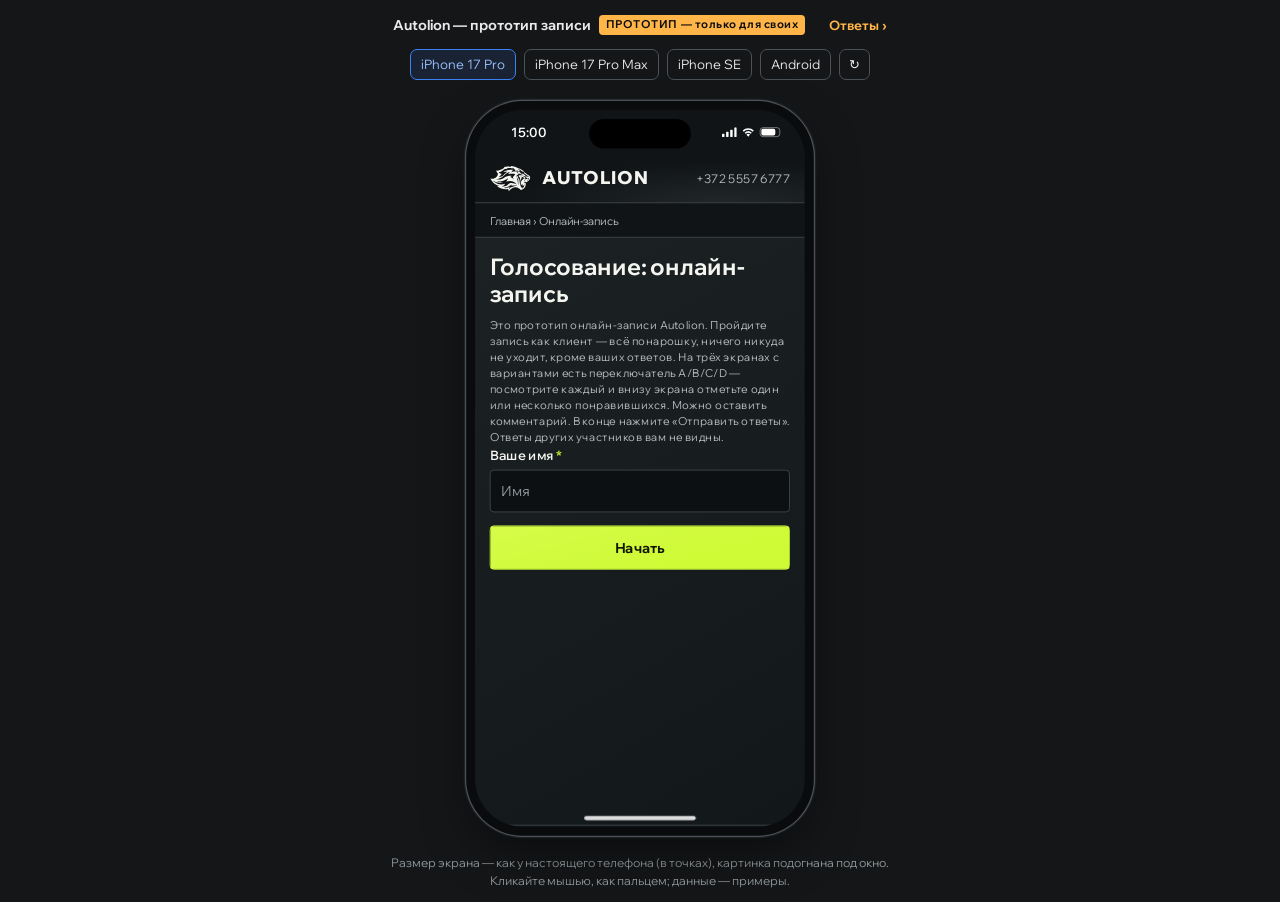
<file: proto/index.html>
<!doctype html>
<html lang="ru">
<head>
<meta charset="utf-8">
<meta name="robots" content="noindex, nofollow">
<meta name="viewport" content="width=device-width,initial-scale=1,viewport-fit=cover">
<title>Autolion — прототип онлайн-записи (голосование)</title>
<link rel="icon" href="data:,">
<link rel="stylesheet" href="css/base.css">
<link rel="stylesheet" href="css/m-v4.css" id="css-v4">
<link rel="stylesheet" href="css/m-step2.css" id="css-step2">
<link rel="stylesheet" href="css/m-steps45.css" id="css-steps45">
<link rel="stylesheet" href="css/m-upsell.css" id="css-upsell">
<link rel="stylesheet" href="css/m-sheet.css">
<link rel="stylesheet" href="css/proto.css">
<script src="config.js"></script>
<script src="data.js"></script>
<script src="mockup-templates.js"></script>
</head>
<body>
<svg width="0" height="0" style="position:absolute"><defs>
<symbol id="i-check" viewBox="0 0 24 24"><path d="M5 12.5l4.5 4.5L19 7.5"/></symbol>
<symbol id="i-mail" viewBox="0 0 24 24"><rect x="3" y="5" width="18" height="14" rx="2"/><path d="M3 7l9 6 9-6"/></symbol>
<symbol id="i-cal" viewBox="0 0 24 24"><rect x="3" y="5" width="18" height="16" rx="2"/><path d="M3 10h18M8 3v4M16 3v4"/></symbol>
<symbol id="i-pin" viewBox="0 0 24 24"><path d="M12 21s7-6.1 7-11.5a7 7 0 0 0-14 0C5 14.9 12 21 12 21z"/><circle cx="12" cy="9.5" r="2.5"/></symbol>
<symbol id="i-down" viewBox="0 0 24 24"><path d="M6 9l6 6 6-6"/></symbol>
<symbol id="i-right" viewBox="0 0 24 24"><path d="M9 6l6 6-6 6"/></symbol>
<symbol id="i-swap" viewBox="0 0 24 24"><path d="M4 8h13l-3-3M20 16H7l3 3"/></symbol>
<symbol id="i-list" viewBox="0 0 24 24"><path d="M8 6h12M8 12h12M8 18h12M4 6h.01M4 12h.01M4 18h.01"/></symbol>
<symbol id="i-wash" viewBox="0 0 24 24"><path d="M12 3s5 6 5 10a5 5 0 0 1-10 0c0-4 5-10 5-10z"/></symbol>
<symbol id="i-tire" viewBox="0 0 24 24"><circle cx="12" cy="12" r="9"/><circle cx="12" cy="12" r="4"/></symbol>
<symbol id="i-doc" viewBox="0 0 24 24"><path d="M14 3H6v18h12V7z"/><path d="M14 3v4h4M9 13h6M9 17h6"/></symbol>
<symbol id="i-car" viewBox="0 0 24 24"><path d="M2.5 18.5v-3l2.2-3.8h7.6l3 3.8h3.2a1 1 0 0 1 1 1v2"/><path d="M2.5 18.5h1.7M9.4 18.5h4.7M19.3 18.5h1.2"/><circle cx="6.8" cy="18.5" r="1.9"/><circle cx="16.7" cy="18.5" r="1.9"/><circle cx="16.5" cy="5.5" r="3"/><path d="M18.7 7.7l2.8 2.8"/></symbol>
<symbol id="i-snow" viewBox="0 0 24 24"><path d="M12 3v18M4.2 7.5l15.6 9M4.2 16.5l15.6-9"/></symbol>
<symbol id="i-warn" viewBox="0 0 24 24"><circle cx="12" cy="12" r="9"/><path d="M12 8v5M12 16h.01"/></symbol>
<symbol id="i-search" viewBox="0 0 24 24"><circle cx="11" cy="11" r="7"/><path d="M20 20l-4-4"/></symbol>
<symbol id="i-plus" viewBox="0 0 24 24"><path d="M12 5v14M5 12h14"/></symbol>
</defs></svg>
<!-- Service bar ABOVE the phone (prototype harness, not part of the form) -->
<div id="proto-top" class="pbar pbar-top">
 <div class="prow"><b class="pname">Autolion — прототип записи</b><span class="ptag">ПРОТОТИП — только для своих</span><span class="pans" data-action="answers">Ответы ›</span></div>
 <div class="prow pdev" id="proto-dev">
  <span data-dev="p17">iPhone 17 Pro</span><span data-dev="p17max">iPhone 17 Pro Max</span><span data-dev="se">iPhone SE</span><span data-dev="android">Android</span><span data-dev="reload" class="prl" title="Перезагрузить">↻</span>
 </div>
 <div class="prow pvrow"><span class="ptitle" id="proto-title"></span><span class="pvsw" id="proto-vsw"></span></div>
</div>
<!-- Phone: #device = frame (desktop only); #screen = ONLY the form -->
<div id="stage"><div id="device" data-dev="p17">
 <div id="sbar" aria-hidden="true"><span class="sb-time">15:00</span><span class="sb-island"></span><span class="sb-ic"><svg viewBox="0 0 18 12" width="18" height="12"><rect x="0" y="8" width="3" height="4" rx="1"/><rect x="5" y="5.5" width="3" height="6.5" rx="1"/><rect x="10" y="3" width="3" height="9" rx="1"/><rect x="15" y="0" width="3" height="12" rx="1"/></svg><svg viewBox="0 0 16 12" width="16" height="12"><path d="M8 11.5l2.2-2.6a3.4 3.4 0 0 0-4.4 0z"/><path d="M3.6 6.6a6.6 6.6 0 0 1 8.8 0l-1.3 1.5a4.6 4.6 0 0 0-6.2 0z"/><path d="M1.2 3.9a10 10 0 0 1 13.6 0l-1.3 1.5a8 8 0 0 0-11 0z"/></svg><span class="sb-bat"><i></i></span></span></div>
 <div id="screen"><div id="app"></div></div>
 <div id="overlays"></div>
 <div id="toast" class="toast" role="status" aria-live="polite"></div>
 <div id="homebar" aria-hidden="true"></div>
</div></div>
<!-- Service bar BELOW the phone: voting + caption -->
<div id="proto-bottom" class="pbar pbar-bottom"><div id="vote-slot"></div>
 <p class="pcap">Размер экрана — как у настоящего телефона (в точках), картинка подогнана под окно. Кликайте мышью, как пальцем; данные — примеры.</p></div>
<script src="proto-shell.js"></script>
<script src="app.js"></script>
</body>
</html>
</file>
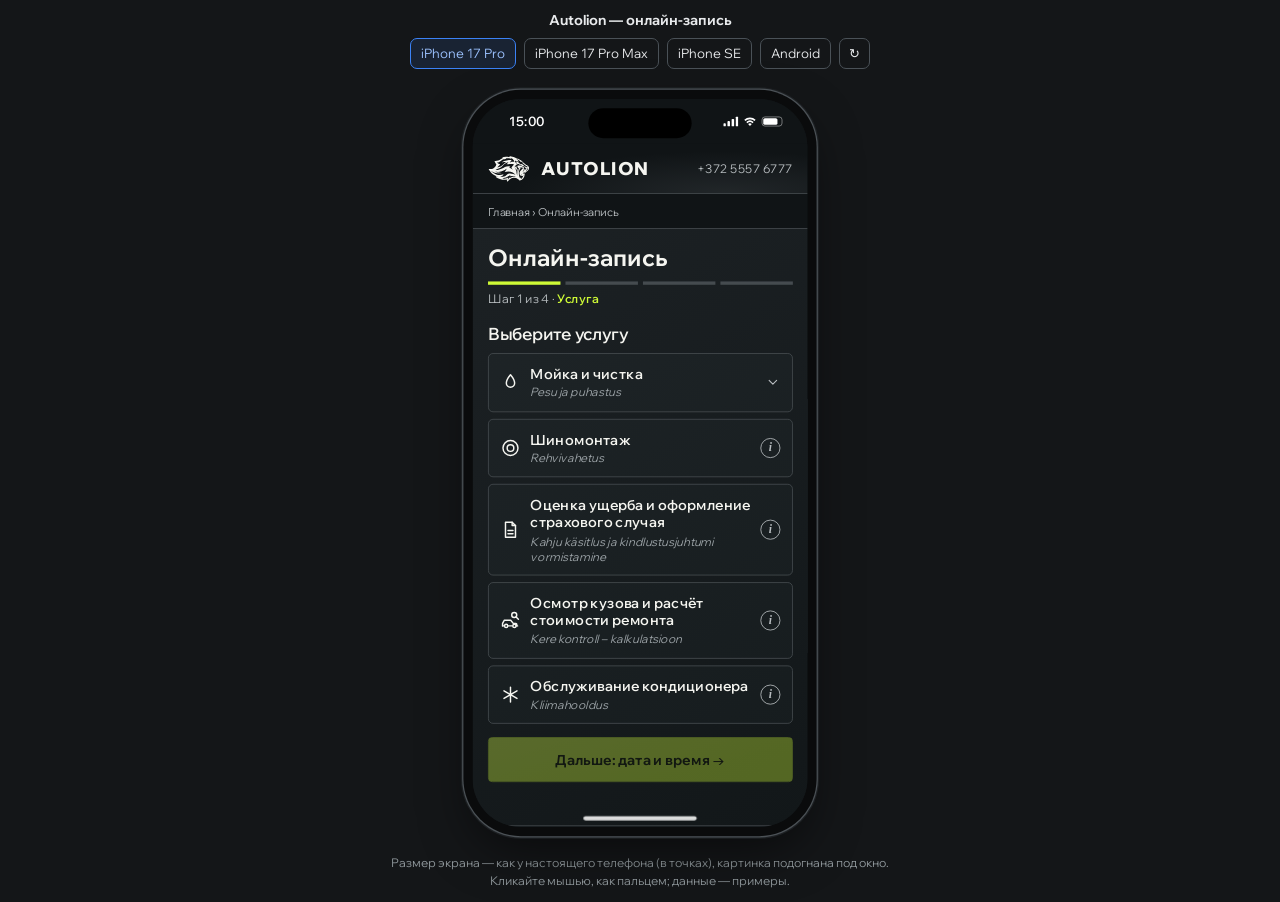
<file: proto/present/index.html>
<!doctype html>
<html lang="ru">
<head>
<meta charset="utf-8">
<meta name="robots" content="noindex, nofollow">
<meta name="viewport" content="width=device-width,initial-scale=1,viewport-fit=cover">
<title>Autolion — онлайн-запись</title>
<link rel="icon" href="data:,">
<link rel="stylesheet" href="../css/base.css">
<link rel="stylesheet" href="../css/m-v4.css" id="css-v4">
<link rel="stylesheet" href="../css/m-step2.css" id="css-step2">
<link rel="stylesheet" href="../css/m-steps45.css" id="css-steps45">
<link rel="stylesheet" href="../css/m-upsell.css" id="css-upsell">
<link rel="stylesheet" href="../css/m-sheet.css">
<link rel="stylesheet" href="../css/proto.css">
<script>window.PROTO_PRESENT=true;</script>
<script src="../config.js"></script>
<script src="../data.js"></script>
<script src="../mockup-templates.js"></script>
</head>
<body>
<svg width="0" height="0" style="position:absolute"><defs>
<symbol id="i-check" viewBox="0 0 24 24"><path d="M5 12.5l4.5 4.5L19 7.5"/></symbol>
<symbol id="i-mail" viewBox="0 0 24 24"><rect x="3" y="5" width="18" height="14" rx="2"/><path d="M3 7l9 6 9-6"/></symbol>
<symbol id="i-cal" viewBox="0 0 24 24"><rect x="3" y="5" width="18" height="16" rx="2"/><path d="M3 10h18M8 3v4M16 3v4"/></symbol>
<symbol id="i-pin" viewBox="0 0 24 24"><path d="M12 21s7-6.1 7-11.5a7 7 0 0 0-14 0C5 14.9 12 21 12 21z"/><circle cx="12" cy="9.5" r="2.5"/></symbol>
<symbol id="i-down" viewBox="0 0 24 24"><path d="M6 9l6 6 6-6"/></symbol>
<symbol id="i-right" viewBox="0 0 24 24"><path d="M9 6l6 6-6 6"/></symbol>
<symbol id="i-swap" viewBox="0 0 24 24"><path d="M4 8h13l-3-3M20 16H7l3 3"/></symbol>
<symbol id="i-list" viewBox="0 0 24 24"><path d="M8 6h12M8 12h12M8 18h12M4 6h.01M4 12h.01M4 18h.01"/></symbol>
<symbol id="i-wash" viewBox="0 0 24 24"><path d="M12 3s5 6 5 10a5 5 0 0 1-10 0c0-4 5-10 5-10z"/></symbol>
<symbol id="i-tire" viewBox="0 0 24 24"><circle cx="12" cy="12" r="9"/><circle cx="12" cy="12" r="4"/></symbol>
<symbol id="i-doc" viewBox="0 0 24 24"><path d="M14 3H6v18h12V7z"/><path d="M14 3v4h4M9 13h6M9 17h6"/></symbol>
<symbol id="i-car" viewBox="0 0 24 24"><path d="M2.5 18.5v-3l2.2-3.8h7.6l3 3.8h3.2a1 1 0 0 1 1 1v2"/><path d="M2.5 18.5h1.7M9.4 18.5h4.7M19.3 18.5h1.2"/><circle cx="6.8" cy="18.5" r="1.9"/><circle cx="16.7" cy="18.5" r="1.9"/><circle cx="16.5" cy="5.5" r="3"/><path d="M18.7 7.7l2.8 2.8"/></symbol>
<symbol id="i-snow" viewBox="0 0 24 24"><path d="M12 3v18M4.2 7.5l15.6 9M4.2 16.5l15.6-9"/></symbol>
<symbol id="i-warn" viewBox="0 0 24 24"><circle cx="12" cy="12" r="9"/><path d="M12 8v5M12 16h.01"/></symbol>
<symbol id="i-search" viewBox="0 0 24 24"><circle cx="11" cy="11" r="7"/><path d="M20 20l-4-4"/></symbol>
<symbol id="i-plus" viewBox="0 0 24 24"><path d="M12 5v14M5 12h14"/></symbol>
</defs></svg>
<!-- Service bar ABOVE the phone (prototype harness, not part of the form) -->
<div id="proto-top" class="pbar pbar-top">
 <div class="prow"><b class="pname">Autolion — онлайн-запись</b></div>
 <div class="prow pdev" id="proto-dev">
  <span data-dev="p17">iPhone 17 Pro</span><span data-dev="p17max">iPhone 17 Pro Max</span><span data-dev="se">iPhone SE</span><span data-dev="android">Android</span><span data-dev="reload" class="prl" title="Перезагрузить">↻</span>
 </div>
 <div class="prow pvrow"><span class="ptitle" id="proto-title"></span><span class="pvsw" id="proto-vsw"></span></div>
</div>
<!-- Phone: #device = frame (desktop only); #screen = ONLY the form -->
<div id="stage"><div id="device" data-dev="p17">
 <div id="sbar" aria-hidden="true"><span class="sb-time">15:00</span><span class="sb-island"></span><span class="sb-ic"><svg viewBox="0 0 18 12" width="18" height="12"><rect x="0" y="8" width="3" height="4" rx="1"/><rect x="5" y="5.5" width="3" height="6.5" rx="1"/><rect x="10" y="3" width="3" height="9" rx="1"/><rect x="15" y="0" width="3" height="12" rx="1"/></svg><svg viewBox="0 0 16 12" width="16" height="12"><path d="M8 11.5l2.2-2.6a3.4 3.4 0 0 0-4.4 0z"/><path d="M3.6 6.6a6.6 6.6 0 0 1 8.8 0l-1.3 1.5a4.6 4.6 0 0 0-6.2 0z"/><path d="M1.2 3.9a10 10 0 0 1 13.6 0l-1.3 1.5a8 8 0 0 0-11 0z"/></svg><span class="sb-bat"><i></i></span></span></div>
 <div id="screen"><div id="app"></div></div>
 <div id="overlays"></div>
 <div id="toast" class="toast" role="status" aria-live="polite"></div>
 <div id="homebar" aria-hidden="true"></div>
</div></div>
<!-- Service bar BELOW the phone: caption (presentation: no voting) -->
<div id="proto-bottom" class="pbar pbar-bottom"><div id="vote-slot"></div>
 <p class="pcap">Размер экрана — как у настоящего телефона (в точках), картинка подогнана под окно. Кликайте мышью, как пальцем; данные — примеры.</p></div>
<script src="../proto-shell.js"></script>
<script src="../app.js"></script>
</body>
</html>
</file>
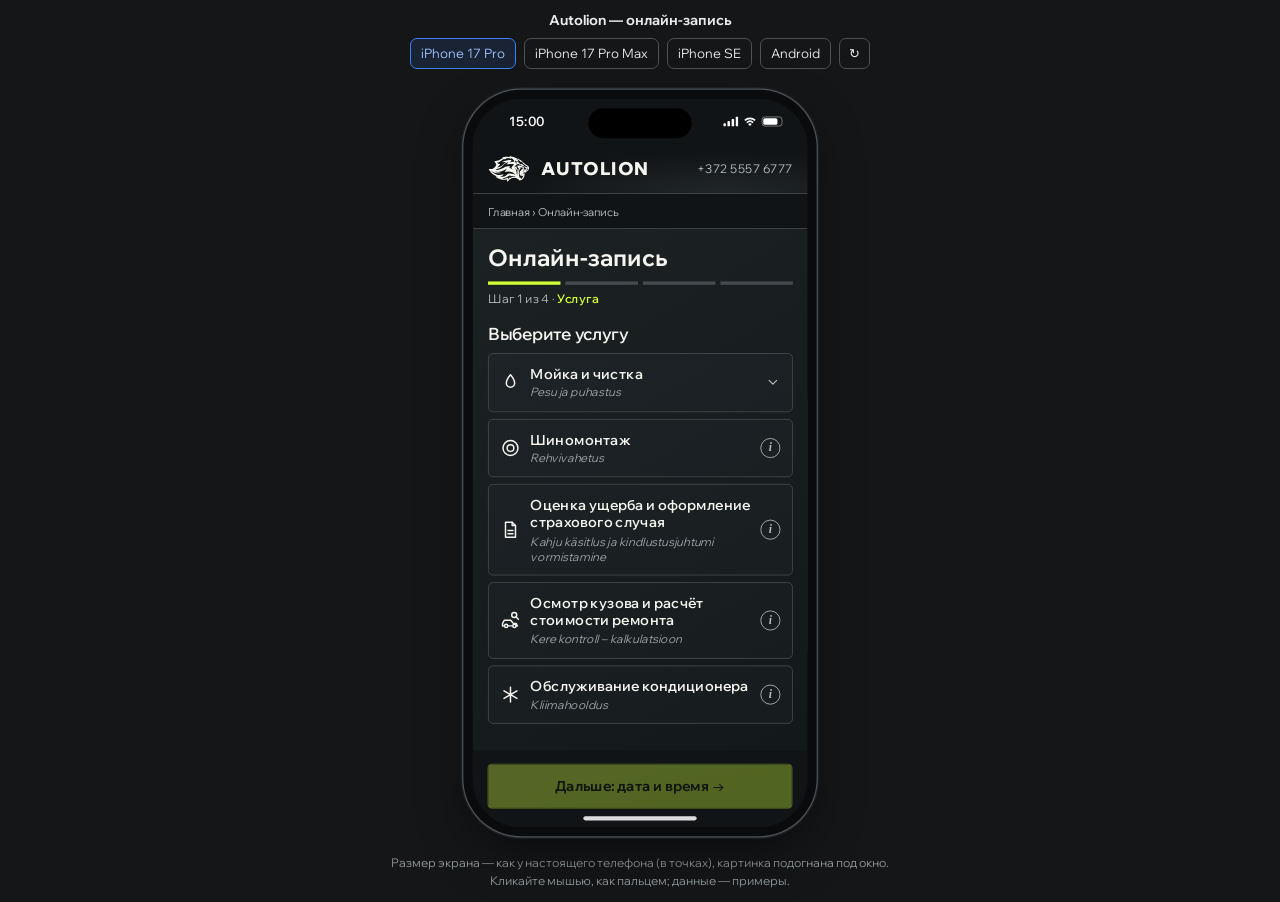
<file: proto/test-sticky/index.html>
<!doctype html>
<html lang="ru">
<head>
<meta charset="utf-8">
<meta name="robots" content="noindex, nofollow">
<meta name="viewport" content="width=device-width,initial-scale=1,viewport-fit=cover">
<title>Autolion — онлайн-запись (тест)</title>
<link rel="icon" href="data:,">
<link rel="stylesheet" href="../css/base.css">
<link rel="stylesheet" href="../css/m-v4.css" id="css-v4">
<link rel="stylesheet" href="../css/m-step2.css" id="css-step2">
<link rel="stylesheet" href="../css/m-steps45.css" id="css-steps45">
<link rel="stylesheet" href="../css/m-upsell.css" id="css-upsell">
<link rel="stylesheet" href="../css/m-sheet.css">
<link rel="stylesheet" href="css/proto.css?v=2140">
<script>window.PROTO_PRESENT=true;</script>
<script src="../config.js"></script>
<script src="../data.js"></script>
<script src="../mockup-templates.js"></script>
</head>
<body>
<svg width="0" height="0" style="position:absolute"><defs>
<symbol id="i-check" viewBox="0 0 24 24"><path d="M5 12.5l4.5 4.5L19 7.5"/></symbol>
<symbol id="i-mail" viewBox="0 0 24 24"><rect x="3" y="5" width="18" height="14" rx="2"/><path d="M3 7l9 6 9-6"/></symbol>
<symbol id="i-cal" viewBox="0 0 24 24"><rect x="3" y="5" width="18" height="16" rx="2"/><path d="M3 10h18M8 3v4M16 3v4"/></symbol>
<symbol id="i-pin" viewBox="0 0 24 24"><path d="M12 21s7-6.1 7-11.5a7 7 0 0 0-14 0C5 14.9 12 21 12 21z"/><circle cx="12" cy="9.5" r="2.5"/></symbol>
<symbol id="i-down" viewBox="0 0 24 24"><path d="M6 9l6 6 6-6"/></symbol>
<symbol id="i-right" viewBox="0 0 24 24"><path d="M9 6l6 6-6 6"/></symbol>
<symbol id="i-swap" viewBox="0 0 24 24"><path d="M4 8h13l-3-3M20 16H7l3 3"/></symbol>
<symbol id="i-list" viewBox="0 0 24 24"><path d="M8 6h12M8 12h12M8 18h12M4 6h.01M4 12h.01M4 18h.01"/></symbol>
<symbol id="i-wash" viewBox="0 0 24 24"><path d="M12 3s5 6 5 10a5 5 0 0 1-10 0c0-4 5-10 5-10z"/></symbol>
<symbol id="i-tire" viewBox="0 0 24 24"><circle cx="12" cy="12" r="9"/><circle cx="12" cy="12" r="4"/></symbol>
<symbol id="i-doc" viewBox="0 0 24 24"><path d="M14 3H6v18h12V7z"/><path d="M14 3v4h4M9 13h6M9 17h6"/></symbol>
<symbol id="i-car" viewBox="0 0 24 24"><path d="M2.5 18.5v-3l2.2-3.8h7.6l3 3.8h3.2a1 1 0 0 1 1 1v2"/><path d="M2.5 18.5h1.7M9.4 18.5h4.7M19.3 18.5h1.2"/><circle cx="6.8" cy="18.5" r="1.9"/><circle cx="16.7" cy="18.5" r="1.9"/><circle cx="16.5" cy="5.5" r="3"/><path d="M18.7 7.7l2.8 2.8"/></symbol>
<symbol id="i-snow" viewBox="0 0 24 24"><path d="M12 3v18M4.2 7.5l15.6 9M4.2 16.5l15.6-9"/></symbol>
<symbol id="i-warn" viewBox="0 0 24 24"><circle cx="12" cy="12" r="9"/><path d="M12 8v5M12 16h.01"/></symbol>
<symbol id="i-search" viewBox="0 0 24 24"><circle cx="11" cy="11" r="7"/><path d="M20 20l-4-4"/></symbol>
<symbol id="i-plus" viewBox="0 0 24 24"><path d="M12 5v14M5 12h14"/></symbol>
</defs></svg>
<!-- Service bar ABOVE the phone (prototype harness, not part of the form) -->
<div id="proto-top" class="pbar pbar-top">
 <div class="prow"><b class="pname">Autolion — онлайн-запись</b></div>
 <div class="prow pdev" id="proto-dev">
  <span data-dev="p17">iPhone 17 Pro</span><span data-dev="p17max">iPhone 17 Pro Max</span><span data-dev="se">iPhone SE</span><span data-dev="android">Android</span><span data-dev="reload" class="prl" title="Перезагрузить">↻</span>
 </div>
 <div class="prow pvrow"><span class="ptitle" id="proto-title"></span><span class="pvsw" id="proto-vsw"></span></div>
</div>
<!-- Phone: #device = frame (desktop only); #screen = ONLY the form -->
<div id="stage"><div id="device" data-dev="p17">
 <div id="sbar" aria-hidden="true"><span class="sb-time">15:00</span><span class="sb-island"></span><span class="sb-ic"><svg viewBox="0 0 18 12" width="18" height="12"><rect x="0" y="8" width="3" height="4" rx="1"/><rect x="5" y="5.5" width="3" height="6.5" rx="1"/><rect x="10" y="3" width="3" height="9" rx="1"/><rect x="15" y="0" width="3" height="12" rx="1"/></svg><svg viewBox="0 0 16 12" width="16" height="12"><path d="M8 11.5l2.2-2.6a3.4 3.4 0 0 0-4.4 0z"/><path d="M3.6 6.6a6.6 6.6 0 0 1 8.8 0l-1.3 1.5a4.6 4.6 0 0 0-6.2 0z"/><path d="M1.2 3.9a10 10 0 0 1 13.6 0l-1.3 1.5a8 8 0 0 0-11 0z"/></svg><span class="sb-bat"><i></i></span></span></div>
 <div id="screen"><div id="app"></div></div>
 <div id="overlays"></div>
 <div id="toast" class="toast" role="status" aria-live="polite"></div>
 <div id="homebar" aria-hidden="true"></div>
</div></div>
<!-- Service bar BELOW the phone: caption (presentation: no voting) -->
<div id="proto-bottom" class="pbar pbar-bottom"><div id="vote-slot"></div>
 <p class="pcap">Размер экрана — как у настоящего телефона (в точках), картинка подогнана под окно. Кликайте мышью, как пальцем; данные — примеры.</p></div>
<script src="../proto-shell.js"></script>
<script src="app.js?v=2140"></script>
</body>
</html>
</file>
<file: proto/css/base.css>
/* VERBATIM copy of approved mockup CSS: mockups/booking-form/v4/base.css; only asset paths changed (do not edit) */

@font-face{font-family:Wix;src:url('../assets/WixMadeforDisplay-VariableFont_wght.ttf') format('truetype');font-weight:400 800}
:root{color-scheme:dark;--bg:#101416;--surface:#15191c;--text:#f5f5f0;--muted:#b8bdc0;--line:#454b4f;--accent:#cefa36;--accent-top:#d6fc49;--on-accent:#111700;--selected:#252e19;--panel:linear-gradient(150deg,#1c2124,#121719);--secondary:rgba(8,12,14,.14)}
*{box-sizing:border-box}body{margin:0;background:var(--bg);color:var(--text);font:400 16px/1.5 Wix,Arial,sans-serif;-webkit-font-smoothing:antialiased}
.icon{width:20px;height:20px;flex-shrink:0;fill:none;stroke:currentColor;stroke-width:1.75;stroke-linecap:round;stroke-linejoin:round}
.header{height:56px;display:flex;align-items:center;gap:14px;padding:0 18px;border-bottom:1px solid var(--line);background:radial-gradient(ellipse at 75% 100%,rgba(140,150,157,.14),transparent 60%)}
.brand-symbol{width:50px;height:32px;background:url(../assets/logo.svg) center/contain no-repeat}.brand-word{font-size:21px;font-weight:800;letter-spacing:.035em}
.hdr-phone{margin-left:auto;font-size:14px;white-space:nowrap;color:var(--muted)}
.mock{display:inline-block;font-size:10px;font-weight:700;letter-spacing:.12em;color:#111;background:#ffb547;border-radius:3px;padding:2px 6px;margin-left:8px;vertical-align:middle}
.crumb{padding:12px 18px 0;font-size:12px;color:var(--muted)}
section.booking{background:var(--panel);border-top:1px solid var(--line);border-bottom:1px solid var(--line);padding:18px 18px 22px;margin-top:10px}
.eyebrow{margin:0 0 6px;font-size:11px;font-weight:500;letter-spacing:.32em;text-transform:uppercase;color:var(--muted)}
h2{font-size:25px;line-height:1.2;margin:0 0 14px;font-weight:650}
.steps{display:grid;grid-template-columns:repeat(4,1fr);gap:6px;margin:0 0 18px;padding:0;list-style:none}
.steps li{font-size:11px;line-height:1.25;color:var(--muted);border-top:3px solid var(--line);padding-top:6px}
.steps li.done{border-color:#6f8a1d;color:var(--text)}.steps li.cur{border-color:var(--accent);color:var(--accent);font-weight:700}
h3{font-size:17px;margin:16px 0 8px;font-weight:600}h3:first-of-type{margin-top:0}
.option{display:flex;gap:12px;align-items:center;border:1px solid var(--line);border-radius:5px;padding:10px 13px;min-height:50px;font-size:15px;line-height:1.3;background:rgba(120,130,137,.035);margin-bottom:6px}
.option.sel{border-color:var(--accent);background:var(--selected)}
.option .sub{display:block;font-size:12px;color:var(--muted)}
.radio{width:18px;height:18px;border:1.5px solid currentColor;border-radius:50%;flex:none;display:grid;place-items:center;margin-left:auto}
.sel .radio{color:var(--accent)}.sel .radio::after{content:'';width:9px;height:9px;border-radius:50%;background:currentColor}
.seg{display:grid;grid-template-columns:repeat(3,1fr);gap:6px}.seg .option{justify-content:center;text-align:center;padding:8px 6px;font-size:14px}
.chips{display:grid;grid-template-columns:repeat(5,1fr);gap:6px}
.chip{border:1px solid var(--line);border-radius:5px;text-align:center;padding:8px 0;font-size:14px}.chip.sel{border-color:var(--accent);background:var(--selected);color:var(--accent);font-weight:700}
.price{display:flex;justify-content:space-between;align-items:center;border:1px dashed var(--line);border-radius:5px;padding:10px 13px;margin-top:14px;color:#7c8387;font-size:14px}
.button{display:flex;align-items:center;justify-content:center;gap:12px;min-height:52px;border:1px solid var(--line);border-radius:5px;padding:12px 18px;font-size:17px;font-weight:600;background:var(--secondary);width:100%;margin-top:16px;color:var(--text)}
.button.primary{color:var(--on-accent);font-weight:700;border-color:var(--accent);background:linear-gradient(165deg,var(--accent-top),var(--accent) 70%)}
.back{display:block;text-align:center;margin-top:10px;font-size:14px;color:var(--muted)}
.note{font-size:13px;color:var(--muted);line-height:1.4;margin:8px 0 0}
/* calendar */
.cal-head{display:flex;justify-content:space-between;align-items:center;margin-bottom:8px;font-weight:600}.cal-head span{color:var(--muted);font-size:20px;padding:0 8px}
.cal{display:grid;grid-template-columns:repeat(7,1fr);gap:4px;text-align:center;font-size:14px}
.cal .dow{font-size:11px;color:var(--muted);padding-bottom:2px}
.cal .d{border:1px solid var(--line);border-radius:5px;padding:7px 0}
.cal .off{border-color:transparent;color:#4d5459}
.cal .sat{border:1px dashed #6a7176;color:var(--muted);font-size:13px}
.cal .sel{border-color:var(--accent);background:var(--accent);color:var(--on-accent);font-weight:700}
.legend{display:flex;flex-wrap:wrap;gap:6px 14px;font-size:12px;color:var(--muted);margin-top:8px}.legend i{display:inline-block;width:11px;height:11px;border-radius:3px;vertical-align:-1px;margin-right:5px;border:1px solid var(--line)}
.sat-box{border:1px solid var(--line);border-left:3px solid var(--accent);border-radius:5px;padding:9px 12px;font-size:13px;margin-top:10px;line-height:1.4}
.sat-box b{white-space:nowrap}
.slots{display:grid;grid-template-columns:repeat(4,1fr);gap:6px}
.slot{border:1px solid var(--line);border-radius:5px;text-align:center;padding:8px 0;font-size:14px}.slot.busy{color:#4d5459;border-color:#2a3033;text-decoration:line-through}.slot.sel{border-color:var(--accent);background:var(--accent);color:var(--on-accent);font-weight:700}
/* form */
.field{margin-bottom:14px}.field label.l{display:block;font-size:14px;font-weight:600;margin-bottom:5px}
.req{color:var(--accent);font-weight:700}.opt{color:var(--muted);font-weight:400;font-size:12px}
.input{border:1px solid var(--line);border-radius:5px;background:#0d1012;padding:11px 13px;font-size:16px;white-space:nowrap;min-height:46px}
.input .ph{color:#6a7176}.input.dis{background:#191d20;border-style:dashed;color:#5a6166}
.cb{display:flex;align-items:center;gap:9px;font-size:14px;margin-top:7px;position:relative}
.box{width:19px;height:19px;border:1.5px solid var(--muted);border-radius:4px;flex:none;display:grid;place-items:center}
.box.on{background:var(--accent);border-color:var(--accent)}.box.on::after{content:'';width:5px;height:10px;border:solid var(--on-accent);border-width:0 2.5px 2.5px 0;transform:rotate(45deg) translate(-1px,-1px)}
.info{width:19px;height:19px;border-radius:50%;border:1.5px solid var(--muted);color:var(--muted);font-size:12px;font-weight:700;display:grid;place-items:center;font-style:italic;font-family:Georgia,serif}
.info.open{border-color:var(--accent);color:var(--accent)}
.tip{position:relative;margin-top:9px;background:#e9ece6;color:#141a1c;border-radius:6px;padding:10px 12px;font-size:13px;line-height:1.4;box-shadow:0 6px 20px rgba(0,0,0,.45)}
.tip::before{content:'';position:absolute;top:-6px;left:118px;border:6px solid transparent;border-top:0;border-bottom-color:#e9ece6}
.small{font-size:12px;color:var(--muted);margin:5px 0 0 28px;line-height:1.35}.small.hl{color:#ffcf7a}
.legend-req{font-size:12px;color:var(--muted);margin:-6px 0 14px}
/* confirm */
.ok{display:flex;gap:12px;align-items:center;margin-bottom:12px}.ok .circle{width:42px;height:42px;border-radius:50%;background:var(--accent);display:grid;place-items:center;color:var(--on-accent);flex:none}
.ok .circle .icon{width:24px;height:24px;stroke-width:2.6}.ok h3{margin:0;font-size:21px}
.sum{border:1px solid var(--line);border-radius:5px;margin-top:6px}
.sum div{display:flex;justify-content:space-between;gap:12px;padding:9px 13px;font-size:14px;border-bottom:1px solid #2c3236}.sum div:last-child{border:0}
.sum dt,.sum span:first-child{color:var(--muted)}.sum b{text-align:right;font-weight:600;white-space:nowrap}
.ex{font-size:10px;color:#ffb547;font-weight:700;margin-left:6px;letter-spacing:.06em}
.sent{display:flex;gap:10px;align-items:flex-start;margin-top:12px;font-size:14px;border-radius:5px;padding:10px 12px;background:rgba(206,250,54,.08);border:1px solid #4e5f1a}
.sent.ph{background:rgba(255,181,71,.08);border-color:#6b5226}
.after{font-size:13px;color:var(--muted);margin-top:12px;line-height:1.45}
.foot{padding:14px 18px 22px;font-size:12px;color:#6a7176}
/* layout */
.panel{width:390px;background:var(--bg)}
.overview{display:none}
body.all .overview{display:block}
body.all{padding:0}
body.all .wrap{display:grid;grid-template-columns:repeat(3,390px);gap:28px 30px;justify-content:center;padding:0 0 40px}
body.all .cap{font-size:14px;color:var(--accent);font-weight:700;margin:0 0 6px;letter-spacing:.04em}
body.all .panel{border:1px solid var(--line);border-radius:8px;overflow:hidden}
body.one .cap{display:none}
.ov-h{max-width:1230px;margin:0 auto;padding:22px 0 20px}.ov-h h1{margin:0;font-size:30px}.ov-h p{margin:4px 0 0;color:var(--muted);font-size:15px}
</file>
<file: proto/css/m-v4.css>
/* VERBATIM copy of approved mockup CSS: v4/booking-form-mockup-v4.html (do not edit) */

.panel{width:402px;min-height:874px;display:flex;flex-direction:column}.panel section.booking{flex:1}
body.all .wrap{grid-template-columns:repeat(3,402px)}
.flag{font-family:'Noto Color Emoji',sans-serif;font-size:20px;line-height:1}
/* groups */
.grp{border:1px solid var(--line);border-radius:6px;margin-bottom:8px;background:rgba(120,130,137,.035)}
.grp-h{display:flex;align-items:center;gap:12px;padding:12px 14px;min-height:62px}
.grp-h .t{flex:1;min-width:0;font-size:16px;font-weight:600;line-height:1.25}
.grp-h .t small{display:block;font-size:12px;font-weight:400;color:var(--muted);line-height:1.3;margin-top:2px}
.grp-h .t small.et{color:#9aa1a5;font-style:italic}
.chev{width:18px;height:18px;color:var(--muted)}
.grp.open{border-color:var(--accent);background:var(--selected)}
.grp.open .grp-h{border-bottom:1px solid #3c4a22}
.grp-b{padding:8px 12px 12px}
.item{display:flex;align-items:center;gap:11px;padding:10px 4px;border-bottom:1px solid #2f3a22;font-size:15px}
.item:last-child{border:0}.item .dur{margin-left:auto;font-size:12px;color:var(--muted);white-space:nowrap}
.item.dis{color:#596066}.item.dis .box{border-color:#41474b;background:#1b1f22}
.item .why{display:block;font-size:11px;color:#9aa1a5}
.tot{display:flex;justify-content:space-between;align-items:center;margin-top:8px;padding:10px 12px;border-radius:5px;background:rgba(0,0,0,.25);font-size:14px}
.tot b{font-size:16px}
.mnote{display:flex;gap:8px;font-size:12px;color:#ffcf7a;line-height:1.4;margin-top:8px}
.sel-field{display:flex;justify-content:space-between;align-items:center;border:1px solid var(--line);border-radius:5px;background:#0d1012;padding:11px 13px;font-size:16px;min-height:48px}
.sel-field .ph{color:var(--muted)}
.ex{font-size:10px;color:#ffb547;font-weight:700;letter-spacing:.06em}
/* calendar big */
.cal{gap:5px}.cal .d{height:50px;display:grid;place-items:center;font-size:17px;padding:0}
.cal .d.open{border-color:#6b7378;font-weight:600}
.cal .d.closed{border-color:transparent;color:#4a5155;text-decoration:none}
.cal .d.sel{border-color:var(--accent);background:var(--accent);color:var(--on-accent)}
.cal .dow{font-size:12px}
.slots{grid-template-columns:repeat(4,1fr);gap:7px}.slot{padding:11px 0;font-size:16px;height:46px}.slot.busy{background:#181c1f;text-decoration:none;color:#50575c}
/* phone */
.phone{display:flex;gap:8px}.cc{display:flex;align-items:center;gap:7px;border:1px solid var(--line);border-radius:5px;background:#15191c;padding:0 11px;font-size:16px;min-height:48px;white-space:nowrap}
.cc.open{border-color:var(--accent)}.phone .input{flex:1}
.dd{border:1px solid var(--accent);border-radius:6px;background:#15191c;margin-top:6px;box-shadow:0 10px 28px rgba(0,0,0,.6);overflow:hidden}
.dd .s{padding:10px 12px;border-bottom:1px solid var(--line);color:#8f979b;font-size:15px}
.dd .r{display:flex;align-items:center;gap:11px;padding:10px 12px;font-size:15px;border-bottom:1px solid #262b2e}
.dd .r:last-child{border:0}.dd .r .c{margin-left:auto;color:var(--muted);white-space:nowrap}.dd .r.on{background:var(--selected)}.dd .r.on .c{color:var(--accent)}
.dim{opacity:.35}
/* confirm */
.big-cta{display:block;margin-top:16px;border-radius:6px;padding:14px 16px;text-align:center;color:var(--on-accent);background:linear-gradient(165deg,var(--accent-top),var(--accent) 70%);font-weight:700;font-size:17px;line-height:1.25}
.big-cta small{display:block;font-weight:500;font-size:13px;margin-top:4px;color:#2c3a00}
.row2{display:grid;grid-template-columns:1fr 1fr;gap:8px;margin-top:8px}.row2 .button{margin-top:0;font-size:15px;padding:10px 8px;gap:8px}
.under{text-align:center;font-size:13px;color:var(--muted);margin-top:6px}.under b{white-space:nowrap;color:var(--text);font-weight:600}
.link{display:flex;justify-content:center;gap:8px;margin-top:14px;color:var(--accent);font-size:15px;font-weight:600}
/* step5 */
.optbadge{display:inline-block;font-size:11px;font-weight:700;color:var(--accent);border:1px solid var(--accent);border-radius:5px;padding:3px 9px;margin-bottom:10px}
.grid2{display:grid;grid-template-columns:1fr 1fr;gap:10px}
.sec{border-top:1px solid var(--line);margin-top:6px;padding-top:14px}
.sec h3{margin-top:0}
.field{margin-bottom:12px}
.toggle{display:grid;grid-template-columns:1fr 1fr;border:1px solid var(--line);border-radius:6px;padding:4px;gap:4px}
.toggle div{text-align:center;padding:10px 0;border-radius:4px;font-size:15px;color:var(--muted)}.toggle .on{background:var(--accent);color:var(--on-accent);font-weight:700}
.expander{display:flex;justify-content:space-between;align-items:center;border:1px solid var(--line);border-radius:5px;padding:13px 14px;font-size:15px;font-weight:600;color:var(--accent)}
.expander.open{border-color:var(--accent);border-bottom-left-radius:0;border-bottom-right-radius:0}
.exp-b{border:1px solid var(--accent);border-top:0;border-radius:0 0 5px 5px;padding:12px 12px 2px}
.grp-h>.icon:first-child{width:24px;height:24px}

/* ===== v4 TYPE SCALE (see TYPOGRAPHY.md) ===== */
:root{--t-title:28px;--t-h:20px;--t-body:17px;--t-label:16px;--t-sec:15px;--t-meta:14px;--t-min:13px;--muted2:#9aa1a5;--ph:#8f979b}
body{font-size:var(--t-body);line-height:1.45}
.header{height:60px}.brand-word{font-size:22px}.hdr-phone{font-size:var(--t-sec);color:var(--muted)}
.crumb{font-size:var(--t-min)}.mock{font-size:12px;padding:3px 7px}
h2{font-size:var(--t-title);line-height:1.2;font-weight:700;margin-bottom:12px}
h3{font-size:var(--t-h);line-height:1.3;margin:20px 0 10px}
.steps{grid-template-columns:repeat(4,1fr);gap:6px;margin:0 0 6px}.steps li{font-size:0;border-top-width:4px;padding-top:0}
.stepline{font-size:var(--t-sec);color:var(--muted);margin:0 0 18px}.stepline b{color:var(--accent);font-weight:600}
.option{font-size:var(--t-body);min-height:56px}.option .sub{font-size:var(--t-meta)}
.grp-h{min-height:64px;padding:13px 14px}.grp-h .t{font-size:var(--t-body)}.grp-h .t small{font-size:var(--t-sec);margin-top:3px}.grp-h .t small.et{font-size:var(--t-meta);color:var(--muted2)}
.item{font-size:var(--t-body);padding:12px 4px;min-height:52px}.item .dur{font-size:var(--t-meta)}.item .why{font-size:var(--t-min);color:var(--muted2)}
.tot{font-size:var(--t-sec)}.tot b{font-size:var(--t-h)}.mnote{font-size:var(--t-meta)}
.ex{font-size:12px}
.cal .dow{font-size:var(--t-min)}.cal .d{font-size:var(--t-body);height:50px}.cal-head{font-size:var(--t-body)}
.legend{font-size:var(--t-min);color:var(--muted)}.legend i{width:13px;height:13px}
.slot{font-size:var(--t-body);height:48px;display:grid;place-items:center;padding:0}
.field{margin-bottom:16px}.field label.l{font-size:var(--t-label);margin-bottom:6px}
.req{font-size:var(--t-label)}.opt{font-size:var(--t-meta);color:var(--muted)}
.input,.sel-field{font-size:var(--t-body);min-height:52px;display:flex;align-items:center}.sel-field{justify-content:space-between}
.input .ph,.sel-field .ph{color:var(--ph)}
.cb{font-size:var(--t-body);min-height:44px;margin-top:4px;gap:12px}.box{width:24px;height:24px;border-radius:5px}
.box.on::after{width:6px;height:12px}
.info{width:24px;height:24px;font-size:14px}
.small{font-size:var(--t-meta);margin:0 0 0 36px;color:var(--muted)}
.legend-req{font-size:var(--t-meta);margin:0 0 16px}
.tip{font-size:var(--t-sec)}.tip::before{left:150px}
.sum div{font-size:var(--t-sec);padding:11px 13px}.sum b{font-size:var(--t-sec)}
.sent{font-size:var(--t-sec)}.note{font-size:var(--t-meta)}.after{font-size:var(--t-meta)}
.button{font-size:var(--t-body);min-height:54px}.row2 .button{font-size:16px}
.big-cta{font-size:18px}.big-cta small{font-size:var(--t-meta)}
.under{font-size:var(--t-meta)}.link{font-size:16px}
.back{font-size:16px;min-height:44px;display:flex;align-items:center;justify-content:center;margin-top:4px}
.optbadge{font-size:12px}.foot{font-size:var(--t-min);color:var(--muted2)}
.cc{font-size:var(--t-body);min-height:52px}.dd .r{font-size:var(--t-body);min-height:48px}.dd .s{font-size:16px}
.toggle div{font-size:16px;min-height:44px;display:grid;place-items:center;padding:0}.expander{font-size:16px;min-height:52px}
.ok h3{font-size:24px}
</file>
<file: proto/css/m-step2.css>
/* VERBATIM copy of approved mockup CSS: v5-step2-hint/step2-hint.html (do not edit) */

.panel{width:402px;min-height:874px;display:flex;flex-direction:column}.panel section.booking{flex:1}
body.all .wrap{grid-template-columns:repeat(3,402px)}
.flag{font-family:'Noto Color Emoji',sans-serif;font-size:20px;line-height:1}
/* groups */
.grp{border:1px solid var(--line);border-radius:6px;margin-bottom:8px;background:rgba(120,130,137,.035)}
.grp-h{display:flex;align-items:center;gap:12px;padding:12px 14px;min-height:62px}
.grp-h .t{flex:1;min-width:0;font-size:16px;font-weight:600;line-height:1.25}
.grp-h .t small{display:block;font-size:12px;font-weight:400;color:var(--muted);line-height:1.3;margin-top:2px}
.grp-h .t small.et{color:#9aa1a5;font-style:italic}
.chev{width:18px;height:18px;color:var(--muted)}
.grp.open{border-color:var(--accent);background:var(--selected)}
.grp.open .grp-h{border-bottom:1px solid #3c4a22}
.grp-b{padding:8px 12px 12px}
.item{display:flex;align-items:center;gap:11px;padding:10px 4px;border-bottom:1px solid #2f3a22;font-size:15px}
.item:last-child{border:0}.item .dur{margin-left:auto;font-size:12px;color:var(--muted);white-space:nowrap}
.item.dis{color:#596066}.item.dis .box{border-color:#41474b;background:#1b1f22}
.item .why{display:block;font-size:11px;color:#9aa1a5}
.tot{display:flex;justify-content:space-between;align-items:center;margin-top:8px;padding:10px 12px;border-radius:5px;background:rgba(0,0,0,.25);font-size:14px}
.tot b{font-size:16px}
.mnote{display:flex;gap:8px;font-size:12px;color:#ffcf7a;line-height:1.4;margin-top:8px}
.sel-field{display:flex;justify-content:space-between;align-items:center;border:1px solid var(--line);border-radius:5px;background:#0d1012;padding:11px 13px;font-size:16px;min-height:48px}
.sel-field .ph{color:var(--muted)}
.ex{font-size:10px;color:#ffb547;font-weight:700;letter-spacing:.06em}
/* calendar big */
.cal{gap:5px}.cal .d{height:50px;display:grid;place-items:center;font-size:17px;padding:0}
.cal .d.open{border-color:#6b7378;font-weight:600}
.cal .d.closed{border-color:transparent;color:#4a5155;text-decoration:none}
.cal .d.sel{border-color:var(--accent);background:var(--accent);color:var(--on-accent)}
.cal .dow{font-size:12px}
.slots{grid-template-columns:repeat(4,1fr);gap:7px}.slot{padding:11px 0;font-size:16px;height:46px}.slot.busy{background:#181c1f;text-decoration:none;color:#50575c}
/* phone */
.phone{display:flex;gap:8px}.cc{display:flex;align-items:center;gap:7px;border:1px solid var(--line);border-radius:5px;background:#15191c;padding:0 11px;font-size:16px;min-height:48px;white-space:nowrap}
.cc.open{border-color:var(--accent)}.phone .input{flex:1}
.dd{border:1px solid var(--accent);border-radius:6px;background:#15191c;margin-top:6px;box-shadow:0 10px 28px rgba(0,0,0,.6);overflow:hidden}
.dd .s{padding:10px 12px;border-bottom:1px solid var(--line);color:#8f979b;font-size:15px}
.dd .r{display:flex;align-items:center;gap:11px;padding:10px 12px;font-size:15px;border-bottom:1px solid #262b2e}
.dd .r:last-child{border:0}.dd .r .c{margin-left:auto;color:var(--muted);white-space:nowrap}.dd .r.on{background:var(--selected)}.dd .r.on .c{color:var(--accent)}
.dim{opacity:.35}
/* confirm */
.big-cta{display:block;margin-top:16px;border-radius:6px;padding:14px 16px;text-align:center;color:var(--on-accent);background:linear-gradient(165deg,var(--accent-top),var(--accent) 70%);font-weight:700;font-size:17px;line-height:1.25}
.big-cta small{display:block;font-weight:500;font-size:13px;margin-top:4px;color:#2c3a00}
.row2{display:grid;grid-template-columns:1fr 1fr;gap:8px;margin-top:8px}.row2 .button{margin-top:0;font-size:15px;padding:10px 8px;gap:8px}
.under{text-align:center;font-size:13px;color:var(--muted);margin-top:6px}.under b{white-space:nowrap;color:var(--text);font-weight:600}
.link{display:flex;justify-content:center;gap:8px;margin-top:14px;color:var(--accent);font-size:15px;font-weight:600}
/* step5 */
.optbadge{display:inline-block;font-size:11px;font-weight:700;color:var(--accent);border:1px solid var(--accent);border-radius:5px;padding:3px 9px;margin-bottom:10px}
.grid2{display:grid;grid-template-columns:1fr 1fr;gap:10px}
.sec{border-top:1px solid var(--line);margin-top:6px;padding-top:14px}
.sec h3{margin-top:0}
.field{margin-bottom:12px}
.toggle{display:grid;grid-template-columns:1fr 1fr;border:1px solid var(--line);border-radius:6px;padding:4px;gap:4px}
.toggle div{text-align:center;padding:10px 0;border-radius:4px;font-size:15px;color:var(--muted)}.toggle .on{background:var(--accent);color:var(--on-accent);font-weight:700}
.expander{display:flex;justify-content:space-between;align-items:center;border:1px solid var(--line);border-radius:5px;padding:13px 14px;font-size:15px;font-weight:600;color:var(--accent)}
.expander.open{border-color:var(--accent);border-bottom-left-radius:0;border-bottom-right-radius:0}
.exp-b{border:1px solid var(--accent);border-top:0;border-radius:0 0 5px 5px;padding:12px 12px 2px}
.grp-h>.icon:first-child{width:24px;height:24px}

/* ===== v4 TYPE SCALE (see TYPOGRAPHY.md) ===== */
:root{--t-title:28px;--t-h:20px;--t-body:17px;--t-label:16px;--t-sec:15px;--t-meta:14px;--t-min:13px;--muted2:#9aa1a5;--ph:#8f979b}
body{font-size:var(--t-body);line-height:1.45}
.header{height:60px}.brand-word{font-size:22px}.hdr-phone{font-size:var(--t-sec);color:var(--muted)}
.crumb{font-size:var(--t-min)}.mock{font-size:12px;padding:3px 7px}
h2{font-size:var(--t-title);line-height:1.2;font-weight:700;margin-bottom:12px}
h3{font-size:var(--t-h);line-height:1.3;margin:20px 0 10px}
.steps{grid-template-columns:repeat(4,1fr);gap:6px;margin:0 0 6px}.steps li{font-size:0;border-top-width:4px;padding-top:0}
.stepline{font-size:var(--t-sec);color:var(--muted);margin:0 0 18px}.stepline b{color:var(--accent);font-weight:600}
.option{font-size:var(--t-body);min-height:56px}.option .sub{font-size:var(--t-meta)}
.grp-h{min-height:64px;padding:13px 14px}.grp-h .t{font-size:var(--t-body)}.grp-h .t small{font-size:var(--t-sec);margin-top:3px}.grp-h .t small.et{font-size:var(--t-meta);color:var(--muted2)}
.item{font-size:var(--t-body);padding:12px 4px;min-height:52px}.item .dur{font-size:var(--t-meta)}.item .why{font-size:var(--t-min);color:var(--muted2)}
.tot{font-size:var(--t-sec)}.tot b{font-size:var(--t-h)}.mnote{font-size:var(--t-meta)}
.ex{font-size:12px}
.cal .dow{font-size:var(--t-min)}.cal .d{font-size:var(--t-body);height:50px}.cal-head{font-size:var(--t-body)}
.legend{font-size:var(--t-min);color:var(--muted)}.legend i{width:13px;height:13px}
.slot{font-size:var(--t-body);height:48px;display:grid;place-items:center;padding:0}
.field{margin-bottom:16px}.field label.l{font-size:var(--t-label);margin-bottom:6px}
.req{font-size:var(--t-label)}.opt{font-size:var(--t-meta);color:var(--muted)}
.input,.sel-field{font-size:var(--t-body);min-height:52px;display:flex;align-items:center}.sel-field{justify-content:space-between}
.input .ph,.sel-field .ph{color:var(--ph)}
.cb{font-size:var(--t-body);min-height:44px;margin-top:4px;gap:12px}.box{width:24px;height:24px;border-radius:5px}
.box.on::after{width:6px;height:12px}
.info{width:24px;height:24px;font-size:14px}
.small{font-size:var(--t-meta);margin:0 0 0 36px;color:var(--muted)}
.legend-req{font-size:var(--t-meta);margin:0 0 16px}
.tip{font-size:var(--t-sec)}.tip::before{left:150px}
.sum div{font-size:var(--t-sec);padding:11px 13px}.sum b{font-size:var(--t-sec)}
.sent{font-size:var(--t-sec)}.note{font-size:var(--t-meta)}.after{font-size:var(--t-meta)}
.button{font-size:var(--t-body);min-height:54px}.row2 .button{font-size:16px}
.big-cta{font-size:18px}.big-cta small{font-size:var(--t-meta)}
.under{font-size:var(--t-meta)}.link{font-size:16px}
.back{font-size:16px;min-height:44px;display:flex;align-items:center;justify-content:center;margin-top:4px}
.optbadge{font-size:12px}.foot{font-size:var(--t-min);color:var(--muted2)}
.cc{font-size:var(--t-body);min-height:52px}.dd .r{font-size:var(--t-body);min-height:48px}.dd .s{font-size:16px}
.toggle div{font-size:16px;min-height:44px;display:grid;place-items:center;padding:0}.expander{font-size:16px;min-height:52px}
.ok h3{font-size:24px}


body{background:var(--bg)}.panel{min-height:0;width:402px}
section.booking{border-top:0;margin-top:0}
.cal{row-gap:20px;margin-top:6px}
.cal .d{position:relative}
.cal .d.today{border-color:var(--accent);border-width:1px;color:var(--accent)}
.cal .d.today::after{content:'';position:absolute;bottom:6px;left:50%;width:5px;height:5px;margin-left:-2.5px;border-radius:50%;background:var(--accent)}
.mlab{position:absolute;top:-19px;left:0;right:0;text-align:center;font-size:13px;font-weight:600;color:var(--accent);line-height:1;text-transform:lowercase}
.cal-head{justify-content:center;font-size:20px;font-weight:600;margin:4px 0 10px}


html,body{height:100%;margin:0;overflow:hidden}
.screen{width:402px;height:100vh;height:100dvh;max-height:874px;display:flex;flex-direction:column;background:var(--bg);margin:0 auto;overflow:hidden}
.screen .crumb{padding:8px 18px}
section.booking{flex:1;min-height:0;display:flex;flex-direction:column;padding:12px 18px 14px;margin:0;border:0}
section.booking h2{margin:0 0 10px}
.stepline{margin:0 0 12px}
.option.sel{margin-bottom:10px;min-height:52px;flex:none}
/* calendar zone: the only scrolling part */
.calzone{flex:1;min-height:150px;position:relative;margin:0 -6px;border-radius:8px}
.calscroll{position:absolute;inset:0;overflow-y:auto;overscroll-behavior:contain;scrollbar-width:none;-webkit-overflow-scrolling:touch;padding:0 6px}
.calscroll::-webkit-scrollbar{display:none}
.stick{position:sticky;top:0;z-index:3;background:#171b1e;padding-bottom:2px}
.stick .cal-head{margin:0;padding:4px 0 6px;font-size:20px;font-weight:600;justify-content:center}
.dowrow{display:grid;grid-template-columns:repeat(7,1fr);gap:5px;text-align:center}
.dowrow div{font-size:13px;color:var(--muted)}
.wk{display:grid;grid-template-columns:repeat(7,1fr);gap:5px;padding-top:20px}
.wk .d{height:50px;display:grid;place-items:center;font-size:17px;border:1px solid var(--line);border-radius:5px;position:relative;cursor:pointer}
.wk .d.open{border-color:#6b7378;font-weight:600}
.wk .d.closed{border-color:transparent;color:#4a5155;cursor:default}
.wk .d.sel{border-color:var(--accent);background:var(--accent);color:var(--on-accent)}
.wk .d.today{border-color:var(--accent);color:var(--accent)}
.wk .d.today::after{content:'';position:absolute;bottom:6px;left:50%;width:5px;height:5px;margin-left:-2.5px;border-radius:50%;background:var(--accent)}
.wk .d.sel.today{color:var(--on-accent)}.wk .d.sel.today::after{background:var(--on-accent)}
.mlab{top:-18px}
.fade{position:absolute;left:0;right:0;bottom:0;height:34px;pointer-events:none;z-index:4;border-radius:0 0 8px 8px;background:linear-gradient(to bottom,rgba(23,27,30,0),rgba(23,27,30,.85))}
.zonebg{position:absolute;inset:0;background:#171b1e;border-radius:8px;border:1px solid #2a3034}
.calscroll .tail{height:14px}
h3.tm{margin:12px 0 8px;font-size:20px;flex:none}
.slots{flex:none;grid-template-columns:repeat(4,1fr);gap:6px}.slot{height:44px!important;font-size:17px}
.slot.busy{background:#181c1f;color:#50575c;text-decoration:none}
.button.primary{flex:none;margin-top:12px}
.mock{white-space:nowrap}


/* v5-step2-hint: подсказки прокрутки календаря */
section.booking{--gap:12px}
.option.sel{margin-bottom:var(--gap)}
.calzone{flex:none;height:var(--zh,236px);min-height:0}
.fade{height:30px;background:linear-gradient(to bottom,rgba(23,27,30,0),rgba(23,27,30,.55))}
.hint{flex:none;display:flex;align-items:center;justify-content:center;gap:6px;margin-top:8px;font-size:14px;line-height:18px;color:var(--muted2);transition:opacity .35s ease}
.hint svg{width:16px;height:16px;flex:none;animation:bob 1.6s ease-in-out infinite}
.hint.gone{opacity:0;pointer-events:none}
@keyframes bob{0%,100%{transform:translateY(0)}50%{transform:translateY(3px)}}
h3.tm{margin:var(--gap) 0 8px}
.button.primary{margin-top:var(--gap)}
#weeks.nudge{animation:nudge .6s ease-in-out .5s 1 both}
@keyframes nudge{0%,100%{transform:translateY(0)}45%{transform:translateY(-30px)}}
.calzone{overflow:hidden}
/* уплотнение верхних блоков (шрифты и размеры кнопок не тронуты) */
section.booking{--gap:10px;padding:8px 18px 10px}
.screen .crumb{padding:5px 18px;display:flex;align-items:center;gap:6px}.crumb .mock{padding:1px 7px;line-height:18px}
section.booking h2{margin:0 0 8px}
.steps{margin:0 0 4px}
.stepline{margin:0 0 var(--gap)}
.stick .cal-head{padding:3px 0 4px}
.slots{gap:5px}
h3.tm{margin:var(--gap) 0 6px}
.hint{margin-top:6px}
</file>
<file: proto/css/m-steps45.css>
/* VERBATIM copy of approved mockup CSS: v5-steps45/steps45.html (do not edit) */

.panel{width:402px;min-height:874px;display:flex;flex-direction:column}.panel section.booking{flex:1}
body.all .wrap{grid-template-columns:repeat(3,402px)}
.flag{font-family:'Noto Color Emoji',sans-serif;font-size:20px;line-height:1}
/* groups */
.grp{border:1px solid var(--line);border-radius:6px;margin-bottom:8px;background:rgba(120,130,137,.035)}
.grp-h{display:flex;align-items:center;gap:12px;padding:12px 14px;min-height:62px}
.grp-h .t{flex:1;min-width:0;font-size:16px;font-weight:600;line-height:1.25}
.grp-h .t small{display:block;font-size:12px;font-weight:400;color:var(--muted);line-height:1.3;margin-top:2px}
.grp-h .t small.et{color:#9aa1a5;font-style:italic}
.chev{width:18px;height:18px;color:var(--muted)}
.grp.open{border-color:var(--accent);background:var(--selected)}
.grp.open .grp-h{border-bottom:1px solid #3c4a22}
.grp-b{padding:8px 12px 12px}
.item{display:flex;align-items:center;gap:11px;padding:10px 4px;border-bottom:1px solid #2f3a22;font-size:15px}
.item:last-child{border:0}.item .dur{margin-left:auto;font-size:12px;color:var(--muted);white-space:nowrap}
.item.dis{color:#596066}.item.dis .box{border-color:#41474b;background:#1b1f22}
.item .why{display:block;font-size:11px;color:#9aa1a5}
.tot{display:flex;justify-content:space-between;align-items:center;margin-top:8px;padding:10px 12px;border-radius:5px;background:rgba(0,0,0,.25);font-size:14px}
.tot b{font-size:16px}
.mnote{display:flex;gap:8px;font-size:12px;color:#ffcf7a;line-height:1.4;margin-top:8px}
.sel-field{display:flex;justify-content:space-between;align-items:center;border:1px solid var(--line);border-radius:5px;background:#0d1012;padding:11px 13px;font-size:16px;min-height:48px}
.sel-field .ph{color:var(--muted)}
.ex{font-size:10px;color:#ffb547;font-weight:700;letter-spacing:.06em}
/* calendar big */
.cal{gap:5px}.cal .d{height:50px;display:grid;place-items:center;font-size:17px;padding:0}
.cal .d.open{border-color:#6b7378;font-weight:600}
.cal .d.closed{border-color:transparent;color:#4a5155;text-decoration:none}
.cal .d.sel{border-color:var(--accent);background:var(--accent);color:var(--on-accent)}
.cal .dow{font-size:12px}
.slots{grid-template-columns:repeat(4,1fr);gap:7px}.slot{padding:11px 0;font-size:16px;height:46px}.slot.busy{background:#181c1f;text-decoration:none;color:#50575c}
/* phone */
.phone{display:flex;gap:8px}.cc{display:flex;align-items:center;gap:7px;border:1px solid var(--line);border-radius:5px;background:#15191c;padding:0 11px;font-size:16px;min-height:48px;white-space:nowrap}
.cc.open{border-color:var(--accent)}.phone .input{flex:1}
.dd{border:1px solid var(--accent);border-radius:6px;background:#15191c;margin-top:6px;box-shadow:0 10px 28px rgba(0,0,0,.6);overflow:hidden}
.dd .s{padding:10px 12px;border-bottom:1px solid var(--line);color:#8f979b;font-size:15px}
.dd .r{display:flex;align-items:center;gap:11px;padding:10px 12px;font-size:15px;border-bottom:1px solid #262b2e}
.dd .r:last-child{border:0}.dd .r .c{margin-left:auto;color:var(--muted);white-space:nowrap}.dd .r.on{background:var(--selected)}.dd .r.on .c{color:var(--accent)}
.dim{opacity:.35}
/* confirm */
.big-cta{display:block;margin-top:16px;border-radius:6px;padding:14px 16px;text-align:center;color:var(--on-accent);background:linear-gradient(165deg,var(--accent-top),var(--accent) 70%);font-weight:700;font-size:17px;line-height:1.25}
.big-cta small{display:block;font-weight:500;font-size:13px;margin-top:4px;color:#2c3a00}
.row2{display:grid;grid-template-columns:1fr 1fr;gap:8px;margin-top:8px}.row2 .button{margin-top:0;font-size:15px;padding:10px 8px;gap:8px}
.under{text-align:center;font-size:13px;color:var(--muted);margin-top:6px}.under b{white-space:nowrap;color:var(--text);font-weight:600}
.link{display:flex;justify-content:center;gap:8px;margin-top:14px;color:var(--accent);font-size:15px;font-weight:600}
/* step5 */
.optbadge{display:inline-block;font-size:11px;font-weight:700;color:var(--accent);border:1px solid var(--accent);border-radius:5px;padding:3px 9px;margin-bottom:10px}
.grid2{display:grid;grid-template-columns:1fr 1fr;gap:10px}
.sec{border-top:1px solid var(--line);margin-top:6px;padding-top:14px}
.sec h3{margin-top:0}
.field{margin-bottom:12px}
.toggle{display:grid;grid-template-columns:1fr 1fr;border:1px solid var(--line);border-radius:6px;padding:4px;gap:4px}
.toggle div{text-align:center;padding:10px 0;border-radius:4px;font-size:15px;color:var(--muted)}.toggle .on{background:var(--accent);color:var(--on-accent);font-weight:700}
.expander{display:flex;justify-content:space-between;align-items:center;border:1px solid var(--line);border-radius:5px;padding:13px 14px;font-size:15px;font-weight:600;color:var(--accent)}
.expander.open{border-color:var(--accent);border-bottom-left-radius:0;border-bottom-right-radius:0}
.exp-b{border:1px solid var(--accent);border-top:0;border-radius:0 0 5px 5px;padding:12px 12px 2px}
.grp-h>.icon:first-child{width:24px;height:24px}

/* ===== v4 TYPE SCALE (see TYPOGRAPHY.md) ===== */
:root{--t-title:28px;--t-h:20px;--t-body:17px;--t-label:16px;--t-sec:15px;--t-meta:14px;--t-min:13px;--muted2:#9aa1a5;--ph:#8f979b}
body{font-size:var(--t-body);line-height:1.45}
.header{height:60px}.brand-word{font-size:22px}.hdr-phone{font-size:var(--t-sec);color:var(--muted)}
.crumb{font-size:var(--t-min)}.mock{font-size:12px;padding:3px 7px}
h2{font-size:var(--t-title);line-height:1.2;font-weight:700;margin-bottom:12px}
h3{font-size:var(--t-h);line-height:1.3;margin:20px 0 10px}
.steps{grid-template-columns:repeat(4,1fr);gap:6px;margin:0 0 6px}.steps li{font-size:0;border-top-width:4px;padding-top:0}
.stepline{font-size:var(--t-sec);color:var(--muted);margin:0 0 18px}.stepline b{color:var(--accent);font-weight:600}
.option{font-size:var(--t-body);min-height:56px}.option .sub{font-size:var(--t-meta)}
.grp-h{min-height:64px;padding:13px 14px}.grp-h .t{font-size:var(--t-body)}.grp-h .t small{font-size:var(--t-sec);margin-top:3px}.grp-h .t small.et{font-size:var(--t-meta);color:var(--muted2)}
.item{font-size:var(--t-body);padding:12px 4px;min-height:52px}.item .dur{font-size:var(--t-meta)}.item .why{font-size:var(--t-min);color:var(--muted2)}
.tot{font-size:var(--t-sec)}.tot b{font-size:var(--t-h)}.mnote{font-size:var(--t-meta)}
.ex{font-size:12px}
.cal .dow{font-size:var(--t-min)}.cal .d{font-size:var(--t-body);height:50px}.cal-head{font-size:var(--t-body)}
.legend{font-size:var(--t-min);color:var(--muted)}.legend i{width:13px;height:13px}
.slot{font-size:var(--t-body);height:48px;display:grid;place-items:center;padding:0}
.field{margin-bottom:16px}.field label.l{font-size:var(--t-label);margin-bottom:6px}
.req{font-size:var(--t-label)}.opt{font-size:var(--t-meta);color:var(--muted)}
.input,.sel-field{font-size:var(--t-body);min-height:52px;display:flex;align-items:center}.sel-field{justify-content:space-between}
.input .ph,.sel-field .ph{color:var(--ph)}
.cb{font-size:var(--t-body);min-height:44px;margin-top:4px;gap:12px}.box{width:24px;height:24px;border-radius:5px}
.box.on::after{width:6px;height:12px}
.info{width:24px;height:24px;font-size:14px}
.small{font-size:var(--t-meta);margin:0 0 0 36px;color:var(--muted)}
.legend-req{font-size:var(--t-meta);margin:0 0 16px}
.tip{font-size:var(--t-sec)}.tip::before{left:150px}
.sum div{font-size:var(--t-sec);padding:11px 13px}.sum b{font-size:var(--t-sec)}
.sent{font-size:var(--t-sec)}.note{font-size:var(--t-meta)}.after{font-size:var(--t-meta)}
.button{font-size:var(--t-body);min-height:54px}.row2 .button{font-size:16px}
.big-cta{font-size:18px}.big-cta small{font-size:var(--t-meta)}
.under{font-size:var(--t-meta)}.link{font-size:16px}
.back{font-size:16px;min-height:44px;display:flex;align-items:center;justify-content:center;margin-top:4px}
.optbadge{font-size:12px}.foot{font-size:var(--t-min);color:var(--muted2)}
.cc{font-size:var(--t-body);min-height:52px}.dd .r{font-size:var(--t-body);min-height:48px}.dd .s{font-size:16px}
.toggle div{font-size:16px;min-height:44px;display:grid;place-items:center;padding:0}.expander{font-size:16px;min-height:52px}
.ok h3{font-size:24px}


body{background:var(--bg)}.panel{min-height:0;width:402px}
section.booking{border-top:0;margin-top:0}
.cal{row-gap:20px;margin-top:6px}
.cal .d{position:relative}
.cal .d.today{border-color:var(--accent);border-width:1px;color:var(--accent)}
.cal .d.today::after{content:'';position:absolute;bottom:6px;left:50%;width:5px;height:5px;margin-left:-2.5px;border-radius:50%;background:var(--accent)}
.mlab{position:absolute;top:-19px;left:0;right:0;text-align:center;font-size:13px;font-weight:600;color:var(--accent);line-height:1;text-transform:lowercase}
.cal-head{justify-content:center;font-size:20px;font-weight:600;margin:4px 0 10px}


body{margin:0}
.screen{width:402px;min-height:874px;margin:0 auto;background:var(--bg);display:flex;flex-direction:column}
.screen .crumb{padding:8px 18px}
section.booking{flex:1;margin:0;border:0;padding:12px 18px 24px;display:flex;flex-direction:column;gap:16px}
section.booking>*{margin:0!important}
.head h2{margin:0 0 10px}.head .steps{margin:0 0 6px}.head .stepline{margin:0}
.ok{gap:12px}.ok h3{font-size:24px;margin:0}
.sum div{font-size:15px}
.sent{font-size:15px;padding:12px 13px;line-height:1.4}.sent .icon{flex:none;margin-top:1px;color:var(--accent)}
.grp2{display:flex;flex-direction:column;gap:8px}
.row2{margin:0;gap:8px}.row2 .button,.grp2 .button{margin:0}
.under{margin:0;font-size:14px}
.link{margin:0;justify-content:flex-start;font-size:16px}
.ask{border:1px solid #4e5f1a;border-radius:6px;background:var(--selected);padding:16px 14px 14px}
.ask p{margin:0 0 12px;font-size:17px;font-weight:600;line-height:1.35}
.ask .button{margin:0;text-decoration:none;text-align:center;line-height:1.3}
/* step 5 */
.top{display:flex;flex-direction:column;gap:8px}.top .optbadge{margin:0;align-self:flex-start}.top .note{margin:0;font-size:15px}
.blk{display:flex;flex-direction:column;gap:12px}
.blk h3{margin:0}
.field{margin:0}
.field label.l{display:block;font-size:16px;font-weight:600;margin-bottom:6px}
input.input{width:100%;font:inherit;font-size:17px;color:var(--text);outline:none;min-height:52px;display:block}
input.input::placeholder{color:#8f979b}
input.input:focus{border-color:var(--accent)}
.addr{display:grid;grid-template-columns:1fr 116px;gap:10px}
.cb{margin:0;cursor:pointer}
.cbx{display:none}
.country{position:relative}
.combo{border:1px solid var(--accent);border-radius:6px;background:#15191c;overflow:hidden}
.combo .srch{display:flex;align-items:center;gap:10px;padding:0 12px;border-bottom:1px solid var(--line);min-height:52px}
.combo .srch svg{width:20px;height:20px;color:var(--muted);flex:none}
.combo .srch input{flex:1;background:none;border:0;color:var(--text);font:inherit;font-size:17px;outline:none;min-height:50px}
.combo .srch input::placeholder{color:#8f979b}
.combo .r{display:flex;align-items:center;gap:11px;padding:0 12px;min-height:48px;font-size:17px;border-bottom:1px solid #262b2e;cursor:pointer}
.combo .r:last-child{border:0}.combo .r .c{margin-left:auto;color:var(--muted);font-size:14px}
.combo .r mark{background:none;color:var(--accent);font-weight:700}
.combo .r.on{background:var(--selected)}
.combo .list{max-height:290px;overflow-y:auto}
.combo .sep{font-size:13px;color:var(--muted);padding:8px 12px 4px}
.car{display:flex;flex-direction:column;gap:10px}
.rowlink{display:flex;justify-content:space-between;align-items:center;gap:10px;min-height:52px;border:1px solid var(--line);border-radius:5px;padding:12px 14px;font-size:16px;font-weight:600;color:var(--accent)}
.legend-req{font-size:14px;color:var(--muted)}
.actions{display:flex;flex-direction:column;gap:4px}.actions .button{margin:0}
</file>
<file: proto/css/m-upsell.css>
/* VERBATIM copy of approved mockup CSS: v5-upsell/upsell.html (do not edit) */

.panel{width:402px;min-height:874px;display:flex;flex-direction:column}.panel section.booking{flex:1}
body.all .wrap{grid-template-columns:repeat(3,402px)}
.flag{font-family:'Noto Color Emoji',sans-serif;font-size:20px;line-height:1}
/* groups */
.grp{border:1px solid var(--line);border-radius:6px;margin-bottom:8px;background:rgba(120,130,137,.035)}
.grp-h{display:flex;align-items:center;gap:12px;padding:12px 14px;min-height:62px}
.grp-h .t{flex:1;min-width:0;font-size:16px;font-weight:600;line-height:1.25}
.grp-h .t small{display:block;font-size:12px;font-weight:400;color:var(--muted);line-height:1.3;margin-top:2px}
.grp-h .t small.et{color:#9aa1a5;font-style:italic}
.chev{width:18px;height:18px;color:var(--muted)}
.grp.open{border-color:var(--accent);background:var(--selected)}
.grp.open .grp-h{border-bottom:1px solid #3c4a22}
.grp-b{padding:8px 12px 12px}
.item{display:flex;align-items:center;gap:11px;padding:10px 4px;border-bottom:1px solid #2f3a22;font-size:15px}
.item:last-child{border:0}.item .dur{margin-left:auto;font-size:12px;color:var(--muted);white-space:nowrap}
.item.dis{color:#596066}.item.dis .box{border-color:#41474b;background:#1b1f22}
.item .why{display:block;font-size:11px;color:#9aa1a5}
.tot{display:flex;justify-content:space-between;align-items:center;margin-top:8px;padding:10px 12px;border-radius:5px;background:rgba(0,0,0,.25);font-size:14px}
.tot b{font-size:16px}
.mnote{display:flex;gap:8px;font-size:12px;color:#ffcf7a;line-height:1.4;margin-top:8px}
.sel-field{display:flex;justify-content:space-between;align-items:center;border:1px solid var(--line);border-radius:5px;background:#0d1012;padding:11px 13px;font-size:16px;min-height:48px}
.sel-field .ph{color:var(--muted)}
.ex{font-size:10px;color:#ffb547;font-weight:700;letter-spacing:.06em}
/* calendar big */
.cal{gap:5px}.cal .d{height:50px;display:grid;place-items:center;font-size:17px;padding:0}
.cal .d.open{border-color:#6b7378;font-weight:600}
.cal .d.closed{border-color:transparent;color:#4a5155;text-decoration:none}
.cal .d.sel{border-color:var(--accent);background:var(--accent);color:var(--on-accent)}
.cal .dow{font-size:12px}
.slots{grid-template-columns:repeat(4,1fr);gap:7px}.slot{padding:11px 0;font-size:16px;height:46px}.slot.busy{background:#181c1f;text-decoration:none;color:#50575c}
/* phone */
.phone{display:flex;gap:8px}.cc{display:flex;align-items:center;gap:7px;border:1px solid var(--line);border-radius:5px;background:#15191c;padding:0 11px;font-size:16px;min-height:48px;white-space:nowrap}
.cc.open{border-color:var(--accent)}.phone .input{flex:1}
.dd{border:1px solid var(--accent);border-radius:6px;background:#15191c;margin-top:6px;box-shadow:0 10px 28px rgba(0,0,0,.6);overflow:hidden}
.dd .s{padding:10px 12px;border-bottom:1px solid var(--line);color:#8f979b;font-size:15px}
.dd .r{display:flex;align-items:center;gap:11px;padding:10px 12px;font-size:15px;border-bottom:1px solid #262b2e}
.dd .r:last-child{border:0}.dd .r .c{margin-left:auto;color:var(--muted);white-space:nowrap}.dd .r.on{background:var(--selected)}.dd .r.on .c{color:var(--accent)}
.dim{opacity:.35}
/* confirm */
.big-cta{display:block;margin-top:16px;border-radius:6px;padding:14px 16px;text-align:center;color:var(--on-accent);background:linear-gradient(165deg,var(--accent-top),var(--accent) 70%);font-weight:700;font-size:17px;line-height:1.25}
.big-cta small{display:block;font-weight:500;font-size:13px;margin-top:4px;color:#2c3a00}
.row2{display:grid;grid-template-columns:1fr 1fr;gap:8px;margin-top:8px}.row2 .button{margin-top:0;font-size:15px;padding:10px 8px;gap:8px}
.under{text-align:center;font-size:13px;color:var(--muted);margin-top:6px}.under b{white-space:nowrap;color:var(--text);font-weight:600}
.link{display:flex;justify-content:center;gap:8px;margin-top:14px;color:var(--accent);font-size:15px;font-weight:600}
/* step5 */
.optbadge{display:inline-block;font-size:11px;font-weight:700;color:var(--accent);border:1px solid var(--accent);border-radius:5px;padding:3px 9px;margin-bottom:10px}
.grid2{display:grid;grid-template-columns:1fr 1fr;gap:10px}
.sec{border-top:1px solid var(--line);margin-top:6px;padding-top:14px}
.sec h3{margin-top:0}
.field{margin-bottom:12px}
.toggle{display:grid;grid-template-columns:1fr 1fr;border:1px solid var(--line);border-radius:6px;padding:4px;gap:4px}
.toggle div{text-align:center;padding:10px 0;border-radius:4px;font-size:15px;color:var(--muted)}.toggle .on{background:var(--accent);color:var(--on-accent);font-weight:700}
.expander{display:flex;justify-content:space-between;align-items:center;border:1px solid var(--line);border-radius:5px;padding:13px 14px;font-size:15px;font-weight:600;color:var(--accent)}
.expander.open{border-color:var(--accent);border-bottom-left-radius:0;border-bottom-right-radius:0}
.exp-b{border:1px solid var(--accent);border-top:0;border-radius:0 0 5px 5px;padding:12px 12px 2px}
.grp-h>.icon:first-child{width:24px;height:24px}

/* ===== v4 TYPE SCALE (see TYPOGRAPHY.md) ===== */
:root{--t-title:28px;--t-h:20px;--t-body:17px;--t-label:16px;--t-sec:15px;--t-meta:14px;--t-min:13px;--muted2:#9aa1a5;--ph:#8f979b}
body{font-size:var(--t-body);line-height:1.45}
.header{height:60px}.brand-word{font-size:22px}.hdr-phone{font-size:var(--t-sec);color:var(--muted)}
.crumb{font-size:var(--t-min)}.mock{font-size:12px;padding:3px 7px}
h2{font-size:var(--t-title);line-height:1.2;font-weight:700;margin-bottom:12px}
h3{font-size:var(--t-h);line-height:1.3;margin:20px 0 10px}
.steps{grid-template-columns:repeat(4,1fr);gap:6px;margin:0 0 6px}.steps li{font-size:0;border-top-width:4px;padding-top:0}
.stepline{font-size:var(--t-sec);color:var(--muted);margin:0 0 18px}.stepline b{color:var(--accent);font-weight:600}
.option{font-size:var(--t-body);min-height:56px}.option .sub{font-size:var(--t-meta)}
.grp-h{min-height:64px;padding:13px 14px}.grp-h .t{font-size:var(--t-body)}.grp-h .t small{font-size:var(--t-sec);margin-top:3px}.grp-h .t small.et{font-size:var(--t-meta);color:var(--muted2)}
.item{font-size:var(--t-body);padding:12px 4px;min-height:52px}.item .dur{font-size:var(--t-meta)}.item .why{font-size:var(--t-min);color:var(--muted2)}
.tot{font-size:var(--t-sec)}.tot b{font-size:var(--t-h)}.mnote{font-size:var(--t-meta)}
.ex{font-size:12px}
.cal .dow{font-size:var(--t-min)}.cal .d{font-size:var(--t-body);height:50px}.cal-head{font-size:var(--t-body)}
.legend{font-size:var(--t-min);color:var(--muted)}.legend i{width:13px;height:13px}
.slot{font-size:var(--t-body);height:48px;display:grid;place-items:center;padding:0}
.field{margin-bottom:16px}.field label.l{font-size:var(--t-label);margin-bottom:6px}
.req{font-size:var(--t-label)}.opt{font-size:var(--t-meta);color:var(--muted)}
.input,.sel-field{font-size:var(--t-body);min-height:52px;display:flex;align-items:center}.sel-field{justify-content:space-between}
.input .ph,.sel-field .ph{color:var(--ph)}
.cb{font-size:var(--t-body);min-height:44px;margin-top:4px;gap:12px}.box{width:24px;height:24px;border-radius:5px}
.box.on::after{width:6px;height:12px}
.info{width:24px;height:24px;font-size:14px}
.small{font-size:var(--t-meta);margin:0 0 0 36px;color:var(--muted)}
.legend-req{font-size:var(--t-meta);margin:0 0 16px}
.tip{font-size:var(--t-sec)}.tip::before{left:150px}
.sum div{font-size:var(--t-sec);padding:11px 13px}.sum b{font-size:var(--t-sec)}
.sent{font-size:var(--t-sec)}.note{font-size:var(--t-meta)}.after{font-size:var(--t-meta)}
.button{font-size:var(--t-body);min-height:54px}.row2 .button{font-size:16px}
.big-cta{font-size:18px}.big-cta small{font-size:var(--t-meta)}
.under{font-size:var(--t-meta)}.link{font-size:16px}
.back{font-size:16px;min-height:44px;display:flex;align-items:center;justify-content:center;margin-top:4px}
.optbadge{font-size:12px}.foot{font-size:var(--t-min);color:var(--muted2)}
.cc{font-size:var(--t-body);min-height:52px}.dd .r{font-size:var(--t-body);min-height:48px}.dd .s{font-size:16px}
.toggle div{font-size:16px;min-height:44px;display:grid;place-items:center;padding:0}.expander{font-size:16px;min-height:52px}
.ok h3{font-size:24px}


body{background:var(--bg)}.panel{min-height:0;width:402px}
section.booking{border-top:0;margin-top:0}
.cal{row-gap:20px;margin-top:6px}
.cal .d{position:relative}
.cal .d.today{border-color:var(--accent);border-width:1px;color:var(--accent)}
.cal .d.today::after{content:'';position:absolute;bottom:6px;left:50%;width:5px;height:5px;margin-left:-2.5px;border-radius:50%;background:var(--accent)}
.mlab{position:absolute;top:-19px;left:0;right:0;text-align:center;font-size:13px;font-weight:600;color:var(--accent);line-height:1;text-transform:lowercase}
.cal-head{justify-content:center;font-size:20px;font-weight:600;margin:4px 0 10px}


body{margin:0}
.screen{width:402px;min-height:874px;margin:0 auto;background:var(--bg);display:flex;flex-direction:column}
.screen .crumb{padding:8px 18px}
section.booking{flex:1;margin:0;border:0;padding:12px 18px 24px;display:flex;flex-direction:column;gap:16px}
section.booking>*{margin:0!important}
.head h2{margin:0 0 10px}.head .steps{margin:0 0 6px}.head .stepline{margin:0}
.ok{gap:12px}.ok h3{font-size:24px;margin:0}
.sum div{font-size:15px}
.sent{font-size:15px;padding:12px 13px;line-height:1.4}.sent .icon{flex:none;margin-top:1px;color:var(--accent)}
.grp2{display:flex;flex-direction:column;gap:8px}
.row2{margin:0;gap:8px}.row2 .button,.grp2 .button{margin:0}
.under{margin:0;font-size:14px}
.link{margin:0;justify-content:flex-start;font-size:16px}
.ask{border:1px solid #4e5f1a;border-radius:6px;background:var(--selected);padding:16px 14px 14px}
.ask p{margin:0 0 12px;font-size:17px;font-weight:600;line-height:1.35}
.ask .button{margin:0;text-decoration:none;text-align:center;line-height:1.3}
/* step 5 */
.top{display:flex;flex-direction:column;gap:8px}.top .optbadge{margin:0;align-self:flex-start}.top .note{margin:0;font-size:15px}
.blk{display:flex;flex-direction:column;gap:12px}
.blk h3{margin:0}
.field{margin:0}
.field label.l{display:block;font-size:16px;font-weight:600;margin-bottom:6px}
input.input{width:100%;font:inherit;font-size:17px;color:var(--text);outline:none;min-height:52px;display:block}
input.input::placeholder{color:#8f979b}
input.input:focus{border-color:var(--accent)}
.addr{display:grid;grid-template-columns:1fr 116px;gap:10px}
.cb{margin:0;cursor:pointer}
.cbx{display:none}
.country{position:relative}
.combo{border:1px solid var(--accent);border-radius:6px;background:#15191c;overflow:hidden}
.combo .srch{display:flex;align-items:center;gap:10px;padding:0 12px;border-bottom:1px solid var(--line);min-height:52px}
.combo .srch svg{width:20px;height:20px;color:var(--muted);flex:none}
.combo .srch input{flex:1;background:none;border:0;color:var(--text);font:inherit;font-size:17px;outline:none;min-height:50px}
.combo .srch input::placeholder{color:#8f979b}
.combo .r{display:flex;align-items:center;gap:11px;padding:0 12px;min-height:48px;font-size:17px;border-bottom:1px solid #262b2e;cursor:pointer}
.combo .r:last-child{border:0}.combo .r .c{margin-left:auto;color:var(--muted);font-size:14px}
.combo .r mark{background:none;color:var(--accent);font-weight:700}
.combo .r.on{background:var(--selected)}
.combo .list{max-height:290px;overflow-y:auto}
.combo .sep{font-size:13px;color:var(--muted);padding:8px 12px 4px}
.car{display:flex;flex-direction:column;gap:10px}
.rowlink{display:flex;justify-content:space-between;align-items:center;gap:10px;min-height:52px;border:1px solid var(--line);border-radius:5px;padding:12px 14px;font-size:16px;font-weight:600;color:var(--accent)}
.legend-req{font-size:14px;color:var(--muted)}
.actions{display:flex;flex-direction:column;gap:4px}.actions .button{margin:0}

.up-line{display:flex;gap:10px;align-items:flex-start;font-size:15px;line-height:1.4;color:var(--muted);padding:0 2px}
.up-line .icon{width:20px;height:20px;flex:none;margin-top:1px;color:var(--muted)}
.up-line a,.lnk{color:var(--accent);font-weight:600;text-decoration:none;white-space:nowrap}
.up-card{border:1px solid var(--line);border-radius:6px;padding:14px;background:rgba(120,130,137,.04)}
.up-card b{display:block;font-size:16px;margin-bottom:4px}
.up-card p{margin:0 0 8px;font-size:15px;color:var(--muted);line-height:1.4}
.up-card .lnk{font-size:16px}
.chip{display:flex;align-items:center;gap:10px;min-height:48px;border:1px dashed #5a6166;border-radius:24px;padding:8px 16px;font-size:15px;color:var(--muted);line-height:1.3}
.chip .pl{color:var(--accent);font-size:20px;font-weight:700;line-height:1}
.chip .lnk{margin-left:auto}
.hero-up{border:1px solid var(--accent);border-radius:8px;background:var(--selected);padding:18px 16px 16px}
.hero-up .t{font-size:20px;font-weight:700;line-height:1.3;margin:0 0 6px}
.hero-up p{margin:0 0 14px;font-size:16px;line-height:1.45;color:#d9ddd6}
.hero-up .button{margin:0;text-decoration:none;text-align:center;line-height:1.3}
.hero-up .small2{font-size:14px;color:var(--muted);margin:10px 0 0}
.sumtitle{font-size:16px;font-weight:600;margin:0 0 8px}
.ex-list{display:flex;flex-wrap:wrap;gap:6px;margin:0 0 14px}
.ex-list span{font-size:14px;border:1px solid #4e5f1a;border-radius:14px;padding:4px 10px;color:#e6eadf}

.dir{display:flex;flex-direction:column;gap:8px}
.dir .q{margin:0;font-size:20px;font-weight:700;line-height:1.3}
.dir .qs{margin:0 0 4px;font-size:16px;color:#d9ddd6;line-height:1.45}
.dir .qs2{margin:4px 0 0;font-size:14px;color:var(--muted)}
.drow{display:flex;align-items:center;gap:12px;min-height:64px;padding:12px 14px;border:1px solid var(--line);border-radius:6px;background:rgba(120,130,137,.04);color:var(--text);text-decoration:none}
.drow .t{flex:1;font-size:17px;font-weight:600;line-height:1.3}.drow .t small{display:block;font-size:14px;font-weight:400;color:var(--muted);margin-top:2px}
.drow .icon{width:24px;height:24px;flex:none}.drow .chev{width:18px;height:18px;color:var(--muted)}
.drow.main{border-color:var(--accent);background:var(--selected)}.drow.main .icon:first-child,.drow.main .chev{color:var(--accent)}
.tiles{display:grid;grid-template-columns:1fr 1fr;gap:8px}
.tile{display:flex;flex-direction:column;gap:4px;min-height:132px;padding:12px;border:1px solid #4e5f1a;border-radius:6px;background:rgba(0,0,0,.25);color:var(--text);text-decoration:none}
.tile .icon{width:24px;height:24px;color:var(--accent);margin-bottom:4px}.tile b{font-size:16px;line-height:1.3}.tile small{font-size:14px;color:var(--muted);line-height:1.35}

/* D: компактный шаг 4 (в 874) */
body.vD #step4 .head{display:none}
body.vD #step4{padding-top:14px;padding-bottom:18px}
body.vD .crumb{padding:6px 18px}
body.vD #step4 .sent{padding:10px 12px}
body.vD .up-card{padding:12px 14px}
body.vD .up-card p{margin:0}
body.vD .up-card p .lnk{white-space:nowrap}
body.vD .up-card b{margin-bottom:2px}
/* sheet */
.scrim{position:fixed;inset:0;background:rgba(0,0,0,.62);z-index:10}
.sheet{position:fixed;left:0;right:0;bottom:0;z-index:11;max-width:402px;margin:0 auto;background:#171b1e;border-top:1px solid var(--line);border-radius:16px 16px 0 0;padding:8px 18px 18px;max-height:88vh;display:flex;flex-direction:column;gap:12px}
.grab{width:40px;height:5px;border-radius:3px;background:#4a5155;margin:2px auto 0}
.sheet h3{margin:0;font-size:20px}
.sheet .sub{margin:-4px 0 0;font-size:15px;color:var(--muted);line-height:1.4}
.sheet .lst{overflow:auto;flex:1;min-height:0;-webkit-mask-image:linear-gradient(#000 85%,transparent);mask-image:linear-gradient(#000 85%,transparent);border-top:1px solid #2c3236}
.sheet .g{font-size:13px;color:var(--muted);text-transform:uppercase;letter-spacing:.06em;margin:12px 0 2px}
.sheet .it{display:flex;align-items:center;gap:12px;min-height:48px;border-bottom:1px solid #262b2e;font-size:17px}
.sheet .it .box{width:24px;height:24px;border-radius:5px}
.sheet .button{margin:0}
.sheet .back{margin:0}
</file>
<file: proto/css/m-sheet.css>
/* VERBATIM copy of the sheet block from mockups/booking-form/v5-upsell/upsell.html (do not edit) */
/* sheet */
.scrim{position:fixed;inset:0;background:rgba(0,0,0,.62);z-index:10}
.sheet{position:fixed;left:0;right:0;bottom:0;z-index:11;max-width:402px;margin:0 auto;background:#171b1e;border-top:1px solid var(--line);border-radius:16px 16px 0 0;padding:8px 18px 18px;max-height:88vh;display:flex;flex-direction:column;gap:12px}
.grab{width:40px;height:5px;border-radius:3px;background:#4a5155;margin:2px auto 0}
.sheet h3{margin:0;font-size:20px}
.sheet .sub{margin:-4px 0 0;font-size:15px;color:var(--muted);line-height:1.4}
.sheet .lst{overflow:auto;flex:1;min-height:0;-webkit-mask-image:linear-gradient(#000 85%,transparent);mask-image:linear-gradient(#000 85%,transparent);border-top:1px solid #2c3236}
.sheet .g{font-size:13px;color:var(--muted);text-transform:uppercase;letter-spacing:.06em;margin:12px 0 2px}
.sheet .it{display:flex;align-items:center;gap:12px;min-height:48px;border-bottom:1px solid #262b2e;font-size:17px}
.sheet .it .box{width:24px;height:24px;border-radius:5px}
.sheet .button{margin:0}
.sheet .back{margin:0}
</file>
<file: proto/css/proto.css>
/* Prototype-only layer. Everything that the approved mockups do not have (vote switcher, vote panel, toast)
   plus the minimum needed to run the static mockups as a live page. Form styling itself = verbatim mockup CSS. */
/* run on any phone width: mockups are drawn at 402 px (site must be responsive, DECISIONS 18.10 18:12) */
.panel,.screen{width:100%!important;max-width:none;margin-left:auto;margin-right:auto}
.sheet{max-width:none}
/* step 2 mockup is a single fixed 874 px screen with overflow hidden; let the page scroll so «← Назад» is reachable */
html.scr-step2,html.scr-step2 body{height:auto;overflow:visible}
html.scr-step2 .screen{height:auto;max-height:none;min-height:100vh;overflow:visible}
/* live controls that are <div>/<span> in the mockups */
[data-action]{cursor:pointer;-webkit-tap-highlight-color:transparent;user-select:none;-webkit-user-select:none}
input,textarea{-webkit-user-select:text;user-select:text}
a.button,a.lnk,a.drow,a.tile{text-decoration:none}
.button.dim{pointer-events:none}
/* real inputs (rules copied verbatim from v5-steps45 so v4 step 3 can use <input class="input">) */
input.input{width:100%;font:inherit;font-size:17px;color:var(--text);outline:none;min-height:52px;display:block}
input.input::placeholder{color:#8f979b}
input.input:focus{border-color:var(--accent)}
.cbx{display:none}
.cb{cursor:pointer}
.combo .r{cursor:pointer}
/* «i» = mockup .info circle, as a 44 px tap target without changing its look */
.info[data-action]{position:relative;flex:none}
.info[data-action]::before{content:'';position:absolute;inset:-10px}
.sheet .it .pr{margin-left:auto;color:var(--muted);font-size:15px;white-space:nowrap;text-align:right;line-height:1.3}
.sheet .it .pr small{display:block;font-size:13px}
.sheet .it .info{margin-left:4px}
.sheet .it .nm{flex:1;min-width:0;line-height:1.3}
.sheet .it .nm small{display:block;font-size:13px;color:var(--muted)}
.sheet .inc{font-size:15px;line-height:1.45;color:var(--muted);padding:6px 0}
.sheet .inc b{display:block;color:var(--text);font-size:16px;margin:10px 0 4px}
.sheet .inc ul{margin:0;padding-left:18px}
/* vote panel: separate block under the form */
.vote-panel{margin:8px 18px 18px;border:1.5px dashed #ffb547;border-radius:8px;padding:14px;background:rgba(255,181,71,.05)}
.vote-panel h4{margin:0 0 6px;font-size:16px;color:#ffb547}
.vote-panel p{font-size:15px;color:var(--muted);margin:0 0 8px}
.vote-panel .cb{font-size:15px;align-items:flex-start;min-height:40px}
.vote-panel .cb .box{margin-top:1px}
.vote-panel textarea,.proto-ta{width:100%;box-sizing:border-box;border:1px solid var(--line);border-radius:5px;background:#0d1012;color:var(--text);font:inherit;font-size:17px;padding:11px 13px;min-height:80px;resize:vertical;margin-top:8px}
.toast{position:fixed;left:50%;bottom:24px;transform:translateX(-50%) translateY(20px);z-index:200;opacity:0;background:#f5f5f0;color:#101416;border-radius:24px;padding:12px 20px;font-size:15px;font-weight:600;transition:opacity .25s,transform .25s;pointer-events:none;max-width:90%;text-align:center}
.toast.show{opacity:1;transform:translateX(-50%) translateY(0)}
html.still *{animation:none!important;transition:none!important}
.dd .s input{background:none;border:0;color:var(--text);font:inherit;font-size:16px;width:100%;outline:none;padding:0}
.dd .s input::placeholder{color:#8f979b}
.dd .list{max-height:300px;overflow-y:auto}

/* ===== Page shell (19.10 10:59 / 11:04): phone screen = only the form; service bars above/below ===== */
.pbar{font-family:Wix,Arial,sans-serif;color:#e8eaec;box-sizing:border-box;width:100%}
.prow{display:flex;flex-wrap:wrap;align-items:center;gap:8px}
.pbar-top{display:flex;flex-direction:column;gap:8px;padding:10px 12px;background:#202427;border-bottom:1px solid #33393d;font-size:13px}
.pname{font-size:14px}
.ptag{font-size:11px;font-weight:700;letter-spacing:.05em;color:#111;background:#ffb547;border-radius:4px;padding:2px 7px}
.pans{margin-left:auto;font-weight:700;color:#ffb547;padding:6px 0 6px 8px;cursor:pointer}
.pdev{display:none}
.pdev span{border:1px solid #4a5157;border-radius:7px;padding:5px 10px;font-size:13px;cursor:pointer;color:#e8eaec}
.pdev span.on{border-color:#3b82f6;color:#9cc2ff;background:rgba(59,130,246,.12)}
.pdev .prl{padding:5px 9px}
.ptitle{color:#b8bdc0}
.pvsw{display:inline-flex;gap:6px}
.pvsw span{min-width:38px;height:34px;display:grid;place-items:center;border-radius:7px;border:1px solid #ffb547;color:#ffb547;font-weight:700;font-size:15px;cursor:pointer}
.pvsw span.on{background:#ffb547;color:#111}
.pbar-bottom{padding:4px 0 20px;background:#202427;border-top:1px solid #33393d}
.pbar-bottom .vote-panel{margin:12px}
#vote-slot:empty{display:none}
.pcap{margin:10px 16px 0;font-size:12px;line-height:1.5;color:#8f979b;text-align:center}
#sbar,#homebar{display:none}
#device{position:relative}
/* desktop: phone frame */
html.framed,html.framed body{height:auto!important;overflow:auto!important;background:#141618!important}
html.framed .pbar{max-width:560px;margin:0 auto;background:none;border:0}
html.framed .pdev{display:flex}
html.framed .pbar-top{align-items:center;text-align:center}
html.framed .prow{justify-content:center}
html.framed .pans{margin-left:8px}
html.framed .pbar-bottom .vote-panel{margin:12px 0 0;background:#1b1f22}
html.framed #stage{display:flex;justify-content:center;padding:6px 0 4px}
html.framed #device{--w:402px;--h:874px;--sb:54px;width:var(--w);height:var(--h);flex:none;border-radius:58px;background:var(--bg);transform-origin:top center;
 box-shadow:0 0 0 11px #0a0b0c,0 0 0 12.5px #4b5156,0 0 0 14px #1d2023,0 24px 60px rgba(0,0,0,.55);margin:14px 0}
html.framed #device[data-dev=p17max]{--w:440px;--h:956px;--sb:56px}
html.framed #device[data-dev=se]{--w:375px;--h:667px;--sb:20px;border-radius:8px;box-shadow:0 0 0 12px #0a0b0c,0 0 0 13.5px #4b5156,0 24px 60px rgba(0,0,0,.55)}
html.framed #device[data-dev=android]{--w:412px;--h:915px;--sb:32px;border-radius:34px}
html.framed #device>div{}
html.framed #device{overflow:hidden;contain:paint}
html.framed #device{transform:translateZ(0) scale(var(--k,1))}
html.framed #sbar{display:flex;position:absolute;left:0;right:0;top:0;height:var(--sb);z-index:290;align-items:center;justify-content:space-between;padding:0 30px 0 44px;background:#101416;color:#fff;font:600 16px/1 -apple-system,'SF Pro Text',Wix,Arial,sans-serif;box-sizing:border-box}
html.framed #device[data-dev=se] #sbar{padding:0 10px;font-size:12px}
html.framed #device[data-dev=android] #sbar{padding:0 22px;font-size:14px}
.sb-island{width:124px;height:36px;border-radius:20px;background:#000;position:absolute;left:50%;top:11px;margin-left:-62px}
#device[data-dev=se] .sb-island,#device[data-dev=android] .sb-island{width:12px;height:12px;margin-left:-6px;top:10px}
#device[data-dev=se] .sb-island{display:none}
.sb-ic{display:flex;align-items:center;gap:6px}.sb-ic svg{fill:#fff}
.sb-bat{width:25px;height:12px;border:1.2px solid rgba(255,255,255,.5);border-radius:4px;padding:1px;box-sizing:border-box;position:relative}
.sb-bat i{display:block;height:100%;width:80%;background:#fff;border-radius:2px}
html.framed #screen{position:absolute;left:0;right:0;top:var(--sb);bottom:0;overflow-y:auto;overflow-x:hidden;overscroll-behavior:contain;scrollbar-width:none;background:var(--bg)}
html.framed #screen::-webkit-scrollbar{display:none}
html.framed #homebar{display:block;position:absolute;left:50%;bottom:8px;width:136px;height:5px;margin-left:-68px;border-radius:3px;background:rgba(255,255,255,.85);z-index:290;pointer-events:none}
html.framed #device[data-dev=se] #homebar{display:none}
html.framed #device .sheet{max-height:calc(var(--h) - var(--sb) - 40px)}
/* 19.10 11:30: subgroups inside «Мойка и чистка» — header = mockup sheet .g rule, divider = mockup group divider colour */
.grp-b .g{font-size:13px;color:var(--muted);text-transform:uppercase;letter-spacing:.06em;margin:12px 0 2px}
.grp-b .wsub{border-top:1px solid #3c4a22;padding-top:2px}
.grp-b .wsub:first-child{border-top:0}
.grp-b .wsub:first-child .g{margin-top:4px}
.grp-b .wsub .item:last-child{border:0}
/* «не входит» in «i» descriptions: light strikethrough + dimmer text */
.sheet .inc ul.no li{color:#7c8387;text-decoration:line-through;text-decoration-thickness:1px;text-decoration-color:rgba(154,161,165,.55)}
/* 19.10 12:11: «акция» hint on step 1 = mockup .optbadge (lime tag), inline next to the price */
.item .dur .optbadge{margin:0 6px 0 0;padding:1px 6px;vertical-align:1px}
/* 19.10 17:24: VAT number check (no error style in the mockups: minimal, the app's existing warning colour #ffb547) */
#vat.invalid,#org.invalid,#regcode.invalid,#city.invalid,#zip.invalid,#street.invalid,#country.invalid,#voucher-digits.invalid{border-color:#ffb547}.vat-err,.req-err{color:#ffb547;margin:6px 0 0}
/* 19.10 17:33: required firm fields use the same style (one decision) */
/* 19.10 18:09: the mockups have no <select>; voucher portal/campaign = native select drawn as the mockup .input row (full width, mockup font) */
#voucherBlk select.input{width:100%;font:inherit;color:inherit}
/* 19.10 18:26: voucher number = campaign code box, plain hyphen between the boxes, 4-digit box */
#voucherBlk .vdash{align-self:center}
/* Confirmation summary: keep labels intact and let long values wrap at the right edge. */
#step4 .sum>div>span:first-child{flex-shrink:0;white-space:nowrap}
#step4 .sum>div>b{min-width:0;white-space:normal;overflow-wrap:anywhere;text-align:right}
</file>
<file: proto/test-sticky/css/proto.css>
/* Prototype-only layer. Everything that the approved mockups do not have (vote switcher, vote panel, toast)
   plus the minimum needed to run the static mockups as a live page. Form styling itself = verbatim mockup CSS. */
/* run on any phone width: mockups are drawn at 402 px (site must be responsive, DECISIONS 18.10 18:12) */
.panel,.screen{width:100%!important;max-width:none;margin-left:auto;margin-right:auto}
.sheet{max-width:none}
/* step 2 mockup is a single fixed 874 px screen with overflow hidden; let the page scroll so «← Назад» is reachable */
html.scr-step2,html.scr-step2 body{height:auto;overflow:visible}
html.scr-step2 .screen{height:auto;max-height:none;min-height:100vh;overflow:visible}
/* live controls that are <div>/<span> in the mockups */
[data-action]{cursor:pointer;-webkit-tap-highlight-color:transparent;user-select:none;-webkit-user-select:none}
input,textarea{-webkit-user-select:text;user-select:text}
a.button,a.lnk,a.drow,a.tile{text-decoration:none}
.button.dim{pointer-events:none}
/* real inputs (rules copied verbatim from v5-steps45 so v4 step 3 can use <input class="input">) */
input.input{width:100%;font:inherit;font-size:17px;color:var(--text);outline:none;min-height:52px;display:block}
input.input::placeholder{color:#8f979b}
input.input:focus{border-color:var(--accent)}
.cbx{display:none}
.cb{cursor:pointer}
.combo .r{cursor:pointer}
/* «i» = mockup .info circle, as a 44 px tap target without changing its look */
.info[data-action]{position:relative;flex:none}
.info[data-action]::before{content:'';position:absolute;inset:-10px}
.sheet .it .pr{margin-left:auto;color:var(--muted);font-size:15px;white-space:nowrap;text-align:right;line-height:1.3}
.sheet .it .pr small{display:block;font-size:13px}
.sheet .it .info{margin-left:4px}
.sheet .it .nm{flex:1;min-width:0;line-height:1.3}
.sheet .it .nm small{display:block;font-size:13px;color:var(--muted)}
.sheet .inc{font-size:15px;line-height:1.45;color:var(--muted);padding:6px 0}
.sheet .inc b{display:block;color:var(--text);font-size:16px;margin:10px 0 4px}
.sheet .inc ul{margin:0;padding-left:18px}
/* vote panel: separate block under the form */
.vote-panel{margin:8px 18px 18px;border:1.5px dashed #ffb547;border-radius:8px;padding:14px;background:rgba(255,181,71,.05)}
.vote-panel h4{margin:0 0 6px;font-size:16px;color:#ffb547}
.vote-panel p{font-size:15px;color:var(--muted);margin:0 0 8px}
.vote-panel .cb{font-size:15px;align-items:flex-start;min-height:40px}
.vote-panel .cb .box{margin-top:1px}
.vote-panel textarea,.proto-ta{width:100%;box-sizing:border-box;border:1px solid var(--line);border-radius:5px;background:#0d1012;color:var(--text);font:inherit;font-size:17px;padding:11px 13px;min-height:80px;resize:vertical;margin-top:8px}
.toast{position:fixed;left:50%;bottom:24px;transform:translateX(-50%) translateY(20px);z-index:200;opacity:0;background:#f5f5f0;color:#101416;border-radius:24px;padding:12px 20px;font-size:15px;font-weight:600;transition:opacity .25s,transform .25s;pointer-events:none;max-width:90%;text-align:center}
.toast.show{opacity:1;transform:translateX(-50%) translateY(0)}
html.still *{animation:none!important;transition:none!important}
.dd .s input{background:none;border:0;color:var(--text);font:inherit;font-size:16px;width:100%;outline:none;padding:0}
.dd .s input::placeholder{color:#8f979b}
.dd .list{max-height:300px;overflow-y:auto}

/* ===== Page shell (19.10 10:59 / 11:04): phone screen = only the form; service bars above/below ===== */
.pbar{font-family:Wix,Arial,sans-serif;color:#e8eaec;box-sizing:border-box;width:100%}
.prow{display:flex;flex-wrap:wrap;align-items:center;gap:8px}
.pbar-top{display:flex;flex-direction:column;gap:8px;padding:10px 12px;background:#202427;border-bottom:1px solid #33393d;font-size:13px}
.pname{font-size:14px}
.ptag{font-size:11px;font-weight:700;letter-spacing:.05em;color:#111;background:#ffb547;border-radius:4px;padding:2px 7px}
.pans{margin-left:auto;font-weight:700;color:#ffb547;padding:6px 0 6px 8px;cursor:pointer}
.pdev{display:none}
.pdev span{border:1px solid #4a5157;border-radius:7px;padding:5px 10px;font-size:13px;cursor:pointer;color:#e8eaec}
.pdev span.on{border-color:#3b82f6;color:#9cc2ff;background:rgba(59,130,246,.12)}
.pdev .prl{padding:5px 9px}
.ptitle{color:#b8bdc0}
.pvsw{display:inline-flex;gap:6px}
.pvsw span{min-width:38px;height:34px;display:grid;place-items:center;border-radius:7px;border:1px solid #ffb547;color:#ffb547;font-weight:700;font-size:15px;cursor:pointer}
.pvsw span.on{background:#ffb547;color:#111}
.pbar-bottom{padding:4px 0 20px;background:#202427;border-top:1px solid #33393d}
.pbar-bottom .vote-panel{margin:12px}
#vote-slot:empty{display:none}
.pcap{margin:10px 16px 0;font-size:12px;line-height:1.5;color:#8f979b;text-align:center}
#sbar,#homebar{display:none}
#device{position:relative}
/* desktop: phone frame */
html.framed,html.framed body{height:auto!important;overflow:auto!important;background:#141618!important}
html.framed .pbar{max-width:560px;margin:0 auto;background:none;border:0}
html.framed .pdev{display:flex}
html.framed .pbar-top{align-items:center;text-align:center}
html.framed .prow{justify-content:center}
html.framed .pans{margin-left:8px}
html.framed .pbar-bottom .vote-panel{margin:12px 0 0;background:#1b1f22}
html.framed #stage{display:flex;justify-content:center;padding:6px 0 4px}
html.framed #device{--w:402px;--h:874px;--sb:54px;width:var(--w);height:var(--h);flex:none;border-radius:58px;background:var(--bg);transform-origin:top center;
 box-shadow:0 0 0 11px #0a0b0c,0 0 0 12.5px #4b5156,0 0 0 14px #1d2023,0 24px 60px rgba(0,0,0,.55);margin:14px 0}
html.framed #device[data-dev=p17max]{--w:440px;--h:956px;--sb:56px}
html.framed #device[data-dev=se]{--w:375px;--h:667px;--sb:20px;border-radius:8px;box-shadow:0 0 0 12px #0a0b0c,0 0 0 13.5px #4b5156,0 24px 60px rgba(0,0,0,.55)}
html.framed #device[data-dev=android]{--w:412px;--h:915px;--sb:32px;border-radius:34px}
html.framed #device>div{}
html.framed #device{overflow:hidden;contain:paint}
html.framed #device{transform:translateZ(0) scale(var(--k,1))}
html.framed #sbar{display:flex;position:absolute;left:0;right:0;top:0;height:var(--sb);z-index:290;align-items:center;justify-content:space-between;padding:0 30px 0 44px;background:#101416;color:#fff;font:600 16px/1 -apple-system,'SF Pro Text',Wix,Arial,sans-serif;box-sizing:border-box}
html.framed #device[data-dev=se] #sbar{padding:0 10px;font-size:12px}
html.framed #device[data-dev=android] #sbar{padding:0 22px;font-size:14px}
.sb-island{width:124px;height:36px;border-radius:20px;background:#000;position:absolute;left:50%;top:11px;margin-left:-62px}
#device[data-dev=se] .sb-island,#device[data-dev=android] .sb-island{width:12px;height:12px;margin-left:-6px;top:10px}
#device[data-dev=se] .sb-island{display:none}
.sb-ic{display:flex;align-items:center;gap:6px}.sb-ic svg{fill:#fff}
.sb-bat{width:25px;height:12px;border:1.2px solid rgba(255,255,255,.5);border-radius:4px;padding:1px;box-sizing:border-box;position:relative}
.sb-bat i{display:block;height:100%;width:80%;background:#fff;border-radius:2px}
html.framed #screen{position:absolute;left:0;right:0;top:var(--sb);bottom:0;overflow-y:auto;overflow-x:hidden;overscroll-behavior:contain;scrollbar-width:none;background:var(--bg)}
html.framed #screen::-webkit-scrollbar{display:none}
html.framed #homebar{display:block;position:absolute;left:50%;bottom:8px;width:136px;height:5px;margin-left:-68px;border-radius:3px;background:rgba(255,255,255,.85);z-index:290;pointer-events:none}
html.framed #device[data-dev=se] #homebar{display:none}
html.framed #device .sheet{max-height:calc(var(--h) - var(--sb) - 40px)}
/* 19.10 11:30: subgroups inside «Мойка и чистка» — header = mockup sheet .g rule, divider = mockup group divider colour */
.grp-b .g{font-size:13px;color:var(--muted);text-transform:uppercase;letter-spacing:.06em;margin:12px 0 2px}
.grp-b .wsub{border-top:1px solid #3c4a22;padding-top:2px}
.grp-b .wsub:first-child{border-top:0}
.grp-b .wsub:first-child .g{margin-top:4px}
.grp-b .wsub .item:last-child{border:0}
/* «не входит» in «i» descriptions: light strikethrough + dimmer text */
.sheet .inc ul.no li{color:#7c8387;text-decoration:line-through;text-decoration-thickness:1px;text-decoration-color:rgba(154,161,165,.55)}
/* 19.10 12:11: «акция» hint on step 1 = mockup .optbadge (lime tag), inline next to the price */
.item .dur .optbadge{margin:0 6px 0 0;padding:1px 6px;vertical-align:1px}
/* 19.10 17:24: VAT number check (no error style in the mockups: minimal, the app's existing warning colour #ffb547) */
#vat.invalid,#org.invalid,#regcode.invalid,#city.invalid,#zip.invalid,#street.invalid,#country.invalid,#voucher-digits.invalid{border-color:#ffb547}.vat-err,.req-err{color:#ffb547;margin:6px 0 0}
/* 19.10 17:33: required firm fields use the same style (one decision) */
/* 19.10 18:09: the mockups have no <select>; voucher portal/campaign = native select drawn as the mockup .input row (full width, mockup font) */
#voucherBlk select.input{width:100%;font:inherit;color:inherit}
/* 19.10 18:26: voucher number = campaign code box, plain hyphen between the boxes, 4-digit box */
#voucherBlk .vdash{align-self:center}
/* Confirmation summary: keep labels intact and let long values wrap at the right edge. */
#step4 .sum>div>span:first-child{flex-shrink:0;white-space:nowrap}
#step4 .sum>div>b{min-width:0;white-space:normal;overflow-wrap:anywhere;text-align:right}
/* 19.10 21:01 trial: the existing step-1 CTA, below sheets (z-index 10/11).
   The transformed desktop #device contains fixed positioning; on phones it is the viewport. */
.step1-panel .step1-next-bar{position:fixed;left:0;right:0;bottom:0;z-index:5;padding:16px 18px max(22px,env(safe-area-inset-bottom));background:var(--bg)}
.step1-panel .step1-next-bar .button{margin-top:0}
/* Reserve the pinned bar at the end of the active scroll content, after the footer/caption. */
.step1-next-space{height:var(--step1-next-height,0px)}
</file>
